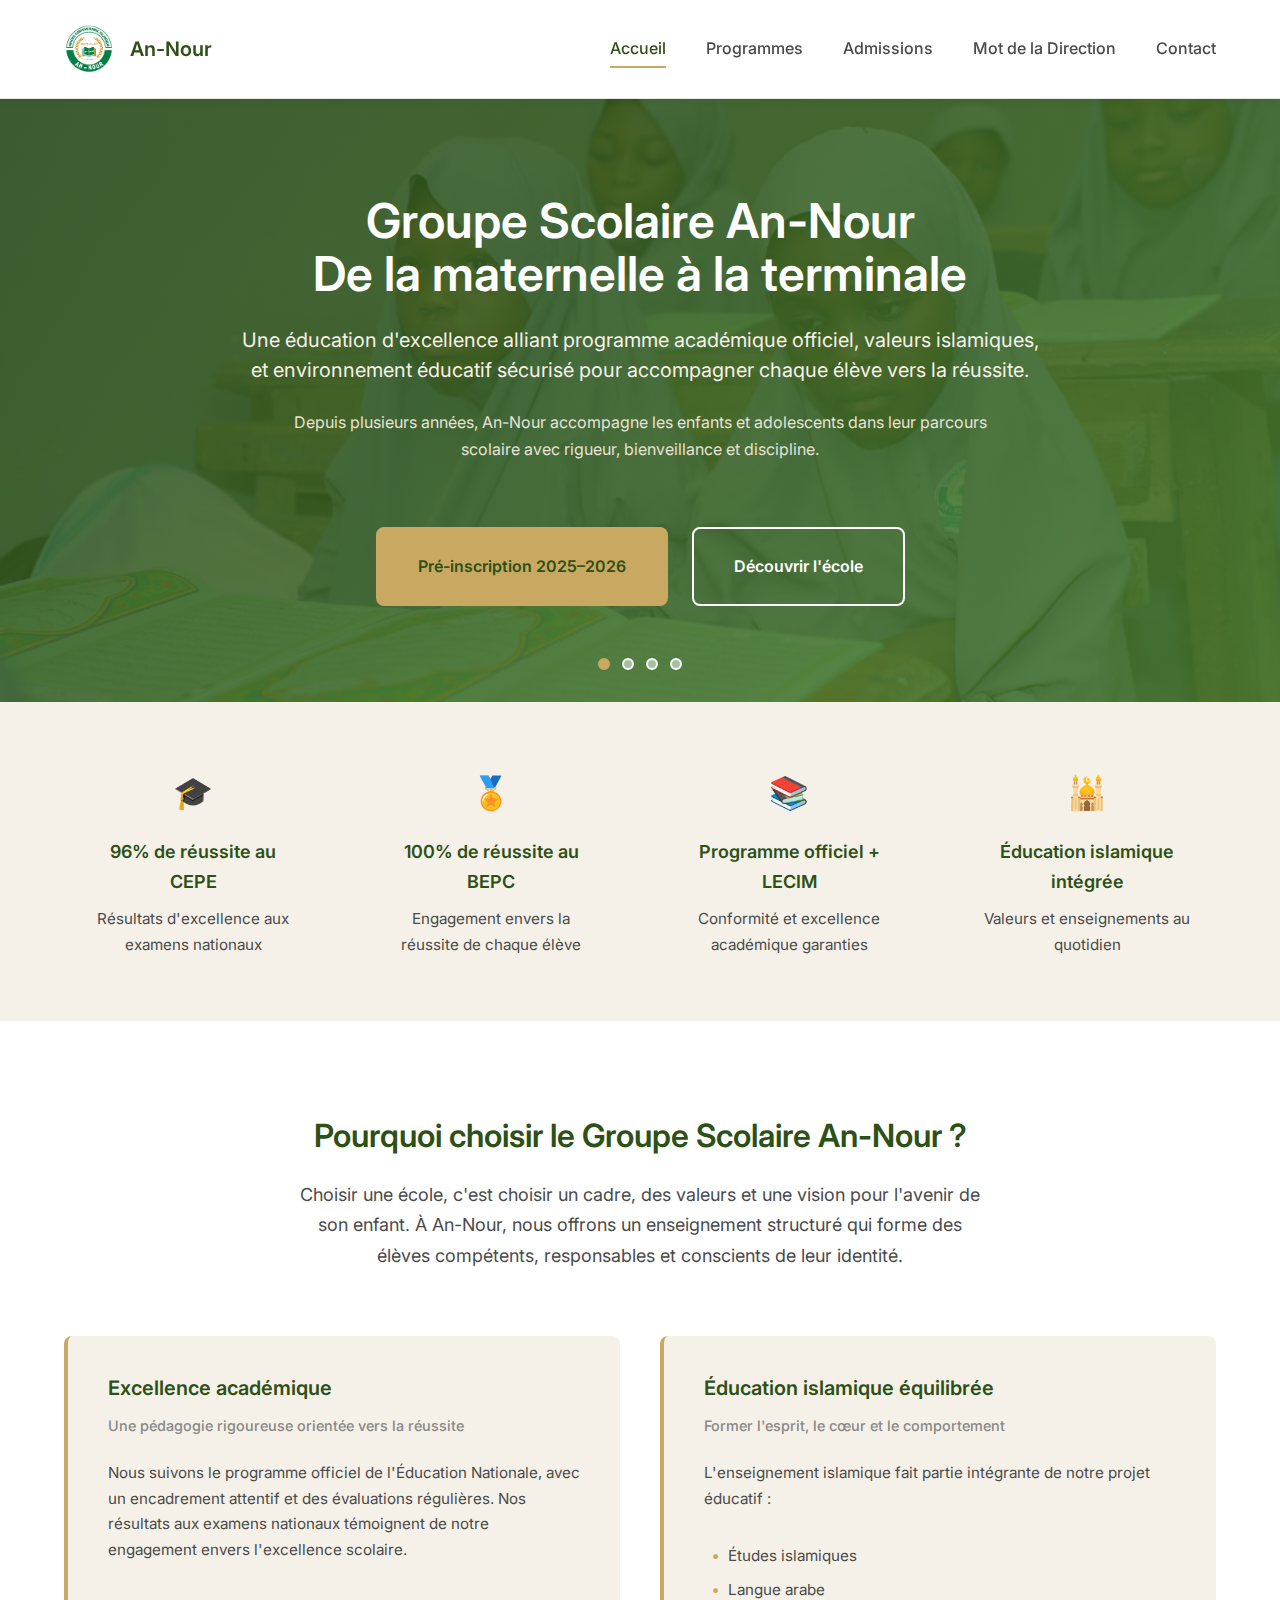
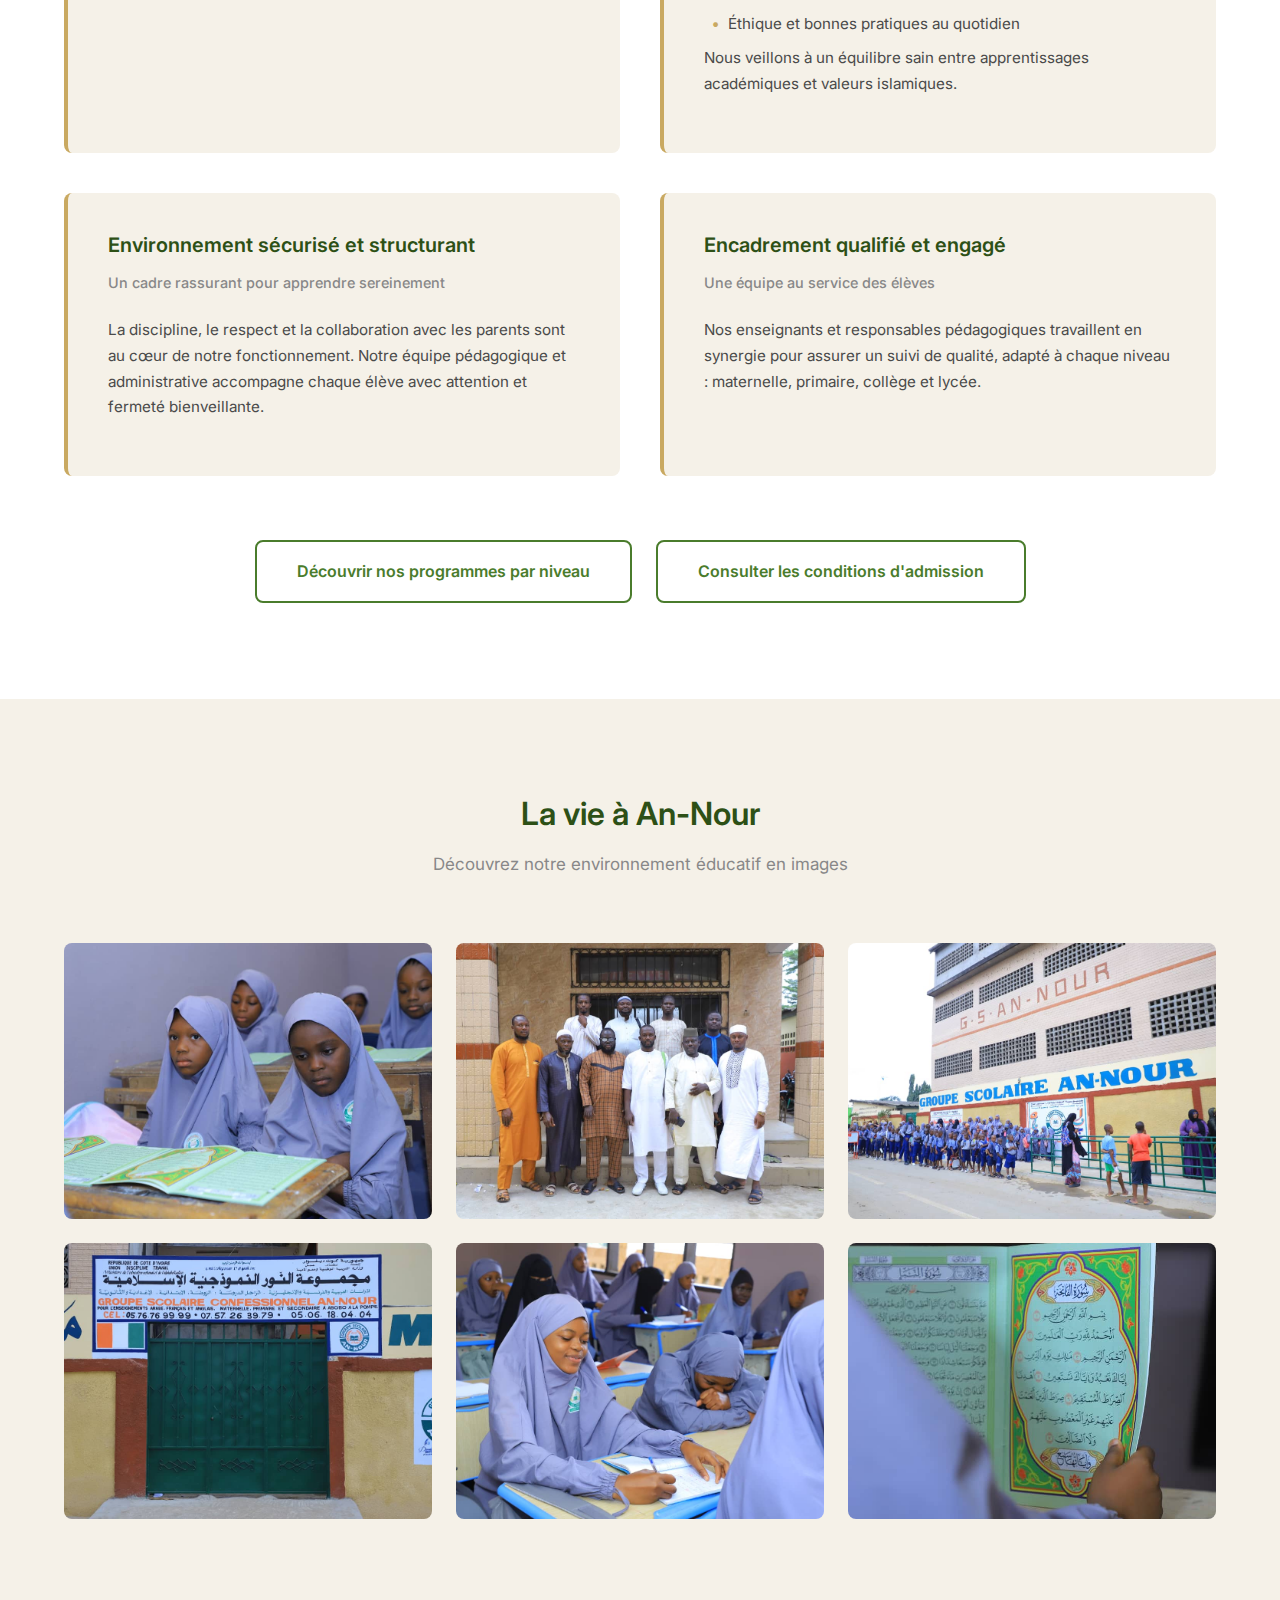
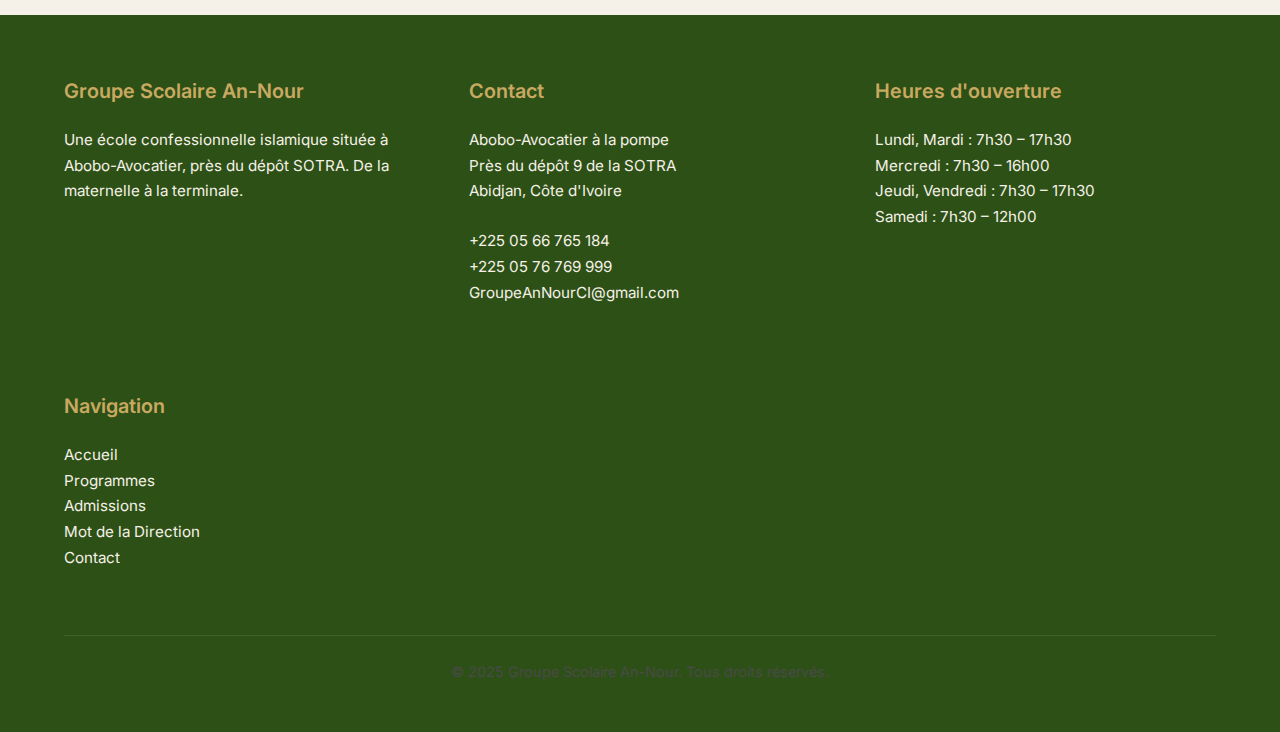
<file: index.html>
<!DOCTYPE html>
<html lang="fr">
<head>
    <meta charset="UTF-8">
    <meta name="viewport" content="width=device-width, initial-scale=1.0">
    <meta name="description" content="Groupe Scolaire An-Nour - Une éducation d'excellence alliant programme académique officiel, valeurs islamiques, et environnement éducatif sécurisé de la maternelle à la terminale.">
    <title>Groupe Scolaire An-Nour - De la maternelle à la terminale</title>
    <link rel="icon" type="image/png" sizes="32x32" href="images/Favicon_Converter/favicon-32x32.png">
    <link rel="icon" type="image/png" sizes="16x16" href="images/Favicon_Converter/favicon-16x16.png">
    <link rel="apple-touch-icon" sizes="180x180" href="images/Favicon_Converter/apple-touch-icon.png">
    <link rel="preconnect" href="https://fonts.googleapis.com">
    <link rel="preconnect" href="https://fonts.gstatic.com" crossorigin>
    <link href="https://fonts.googleapis.com/css2?family=Inter:wght@400;500;600;700&family=Lora:wght@400;600;700&display=swap" rel="stylesheet">
    <link rel="stylesheet" href="styles.css">
</head>
<body>

<!-- HEADER -->
<header class="site-header">
    <div class="container">
        <div class="header-content">
            <a href="index.html" class="logo">
                <img src="images/logo.png" alt="Groupe Scolaire An-Nour Logo">
                <span class="logo-text">An-Nour</span>
            </a>

            <nav class="main-nav" id="mainNav">
                <ul>
                    <li><a href="index.html" class="active">Accueil</a></li>
                    <li><a href="programmes.html">Programmes</a></li>
                    <li><a href="admissions.html">Admissions</a></li>
                    <li><a href="direction.html">Mot de la Direction</a></li>
                    <li><a href="contact.html">Contact</a></li>
                </ul>
            </nav>

            <button class="mobile-menu-toggle" id="mobileMenuToggle" aria-label="Toggle menu">
                ☰
            </button>
        </div>
    </div>
</header>

<!-- HERO SECTION -->
<section class="hero">
    <div class="hero-slide active" style="background-image: url('images/hero/hero-slide-1.jpg');"></div>
    <div class="hero-slide" style="background-image: url('images/hero/hero-slide-2.jpg');"></div>
    <div class="hero-slide" style="background-image: url('images/hero/hero-slide-3.jpg');"></div>
    <div class="hero-slide" style="background-image: url('images/hero/hero-slide-4.jpg');"></div>

    <div class="container">
        <h1>Groupe Scolaire An-Nour<br>De la maternelle à la terminale</h1>

        <p class="hero-subheading">
            Une éducation d'excellence alliant programme académique officiel, valeurs islamiques, et environnement éducatif sécurisé pour accompagner chaque élève vers la réussite.
        </p>

        <p class="hero-supporting">
            Depuis plusieurs années, An-Nour accompagne les enfants et adolescents dans leur parcours scolaire avec rigueur, bienveillance et discipline.
        </p>

        <div class="hero-ctas">
            <a href="admissions.html" class="btn btn-primary">Pré-inscription 2025–2026</a>
            <a href="#pourquoi-annour" class="btn btn-secondary">Découvrir l'école</a>
        </div>
    </div>

    <div class="slideshow-controls">
        <span class="slideshow-dot active" data-slide="0"></span>
        <span class="slideshow-dot" data-slide="1"></span>
        <span class="slideshow-dot" data-slide="2"></span>
        <span class="slideshow-dot" data-slide="3"></span>
    </div>
</section>

<!-- TRUST SIGNALS -->
<section class="trust-signals">
    <div class="container">
        <div class="trust-grid">
            <div class="trust-item">
                <div class="trust-icon">🎓</div>
                <strong>96% de réussite au CEPE</strong>
                <p>Résultats d'excellence aux examens nationaux</p>
            </div>

            <div class="trust-item">
                <div class="trust-icon">🏅</div>
                <strong>100% de réussite au BEPC</strong>
                <p>Engagement envers la réussite de chaque élève</p>
            </div>

            <div class="trust-item">
                <div class="trust-icon">📚</div>
                <strong>Programme officiel + LECIM</strong>
                <p>Conformité et excellence académique garanties</p>
            </div>

            <div class="trust-item">
                <div class="trust-icon">🕌</div>
                <strong>Éducation islamique intégrée</strong>
                <p>Valeurs et enseignements au quotidien</p>
            </div>
        </div>
    </div>
</section>

<!-- WHY AN-NOUR SECTION -->
<section class="why-section section-white" id="pourquoi-annour">
    <div class="container">
        <div class="why-intro">
            <h2>Pourquoi choisir le Groupe Scolaire An-Nour ?</h2>
            <p>
                Choisir une école, c'est choisir un cadre, des valeurs et une vision pour l'avenir de son enfant. À An-Nour, nous offrons un enseignement structuré qui forme des élèves compétents, responsables et conscients de leur identité.
            </p>
        </div>

        <div class="pillars-grid">
            <!-- PILLAR 1 -->
            <div class="pillar">
                <h3>Excellence académique</h3>
                <h4>Une pédagogie rigoureuse orientée vers la réussite</h4>
                <p>
                    Nous suivons le programme officiel de l'Éducation Nationale, avec un encadrement attentif et des évaluations régulières. Nos résultats aux examens nationaux témoignent de notre engagement envers l'excellence scolaire.
                </p>
            </div>

            <!-- PILLAR 2 -->
            <div class="pillar">
                <h3>Éducation islamique équilibrée</h3>
                <h4>Former l'esprit, le cœur et le comportement</h4>
                <p>L'enseignement islamique fait partie intégrante de notre projet éducatif :</p>
                <ul>
                    <li>Études islamiques</li>
                    <li>Langue arabe</li>
                    <li>Éthique et bonnes pratiques au quotidien</li>
                </ul>
                <p>Nous veillons à un équilibre sain entre apprentissages académiques et valeurs islamiques.</p>
            </div>

            <!-- PILLAR 3 -->
            <div class="pillar">
                <h3>Environnement sécurisé et structurant</h3>
                <h4>Un cadre rassurant pour apprendre sereinement</h4>
                <p>
                    La discipline, le respect et la collaboration avec les parents sont au cœur de notre fonctionnement. Notre équipe pédagogique et administrative accompagne chaque élève avec attention et fermeté bienveillante.
                </p>
            </div>

            <!-- PILLAR 4 -->
            <div class="pillar">
                <h3>Encadrement qualifié et engagé</h3>
                <h4>Une équipe au service des élèves</h4>
                <p>
                    Nos enseignants et responsables pédagogiques travaillent en synergie pour assurer un suivi de qualité, adapté à chaque niveau : maternelle, primaire, collège et lycée.
                </p>
            </div>
        </div>

        <div class="bridge-cta">
            <a href="programmes.html" class="btn-outline">Découvrir nos programmes par niveau</a>
            <a href="admissions.html" class="btn-outline">Consulter les conditions d'admission</a>
        </div>
    </div>
</section>

<!-- GALLERY SECTION -->
<section class="section section-cream">
    <div class="container">
        <div class="gallery-header">
            <h2>La vie à An-Nour</h2>
            <p>Découvrez notre environnement éducatif en images</p>
        </div>

        <div class="photo-gallery">
            <div class="gallery-item">
                <img src="images/gallery/classroom-1.jpg" alt="Salle de classe">
                <div class="gallery-caption">Nos salles de classe</div>
            </div>

            <div class="gallery-item">
                <img src="images/gallery/admin-1.jpg" alt="Élèves en action">
                <div class="gallery-caption">Admin en action</div>
            </div>

            <div class="gallery-item">
                <img src="images/gallery/building-1.jpg" alt="Nos établissements">
                <div class="gallery-caption">Nos établissements</div>
            </div>

            <div class="gallery-item">
                <img src="images/gallery/activities-1.jpg" alt="Activités scolaires">
                <div class="gallery-caption">Activités scolaires</div>
            </div>

            <div class="gallery-item">
                <img src="images/gallery/classroom-2.jpg" alt="Environnement d'apprentissage">
                <div class="gallery-caption">Environnement d'apprentissage</div>
            </div>

            <div class="gallery-item">
                <img src="images/originals/Photo-6.jpg" alt="Nos élèves">
                <div class="gallery-caption">Nos élèves</div>
            </div>
        </div>
    </div>
</section>

<!-- FOOTER -->
<footer class="site-footer">
    <div class="container">
        <div class="footer-content">
            <div class="footer-section">
                <h3>Groupe Scolaire An-Nour</h3>
                <p>
                    Une école confessionnelle islamique située à Abobo-Avocatier, près du dépôt SOTRA. De la maternelle à la terminale.
                </p>
            </div>

            <div class="footer-section">
                <h3>Contact</h3>
                <p>
                    Abobo-Avocatier à la pompe<br>
                    Près du dépôt 9 de la SOTRA<br>
                    Abidjan, Côte d'Ivoire
                </p>
                <p>
                    <a href="tel:+22505667651894">+225 05 66 765 184</a><br>
                    <a href="tel:+22505767699999">+225 05 76 769 999</a><br>
                    <a href="mailto:GroupeAnNourCI@gmail.com">GroupeAnNourCI@gmail.com</a>
                </p>
            </div>

            <div class="footer-section">
                <h3>Heures d'ouverture</h3>
                <p>
                    Lundi, Mardi : 7h30 – 17h30<br>
                    Mercredi : 7h30 – 16h00<br>
                    Jeudi, Vendredi : 7h30 – 17h30<br>
                    Samedi : 7h30 – 12h00
                </p>
            </div>

            <div class="footer-section">
                <h3>Navigation</h3>
                <p>
                    <a href="index.html">Accueil</a><br>
                    <a href="programmes.html">Programmes</a><br>
                    <a href="admissions.html">Admissions</a><br>
                    <a href="direction.html">Mot de la Direction</a><br>
                    <a href="contact.html">Contact</a>
                </p>
            </div>
        </div>

        <div class="footer-bottom">
            <p>&copy; 2025 Groupe Scolaire An-Nour. Tous droits réservés.</p>
        </div>
    </div>
</footer>

<!-- SCRIPTS -->
<script>
    // Mobile menu toggle
    const mobileMenuToggle = document.getElementById('mobileMenuToggle');
    const mainNav = document.getElementById('mainNav');

    mobileMenuToggle.addEventListener('click', function() {
        mainNav.classList.toggle('mobile-open');
    });

    // Hero slideshow
    const slides = document.querySelectorAll('.hero-slide');
    const dots = document.querySelectorAll('.slideshow-dot');
    let currentSlide = 0;

    function showSlide(index) {
        slides.forEach(slide => slide.classList.remove('active'));
        dots.forEach(dot => dot.classList.remove('active'));

        slides[index].classList.add('active');
        dots[index].classList.add('active');
    }

    function nextSlide() {
        currentSlide = (currentSlide + 1) % slides.length;
        showSlide(currentSlide);
    }

    // Auto-advance every 5 seconds
    setInterval(nextSlide, 5000);

    // Dot click handlers
    dots.forEach((dot, index) => {
        dot.addEventListener('click', () => {
            currentSlide = index;
            showSlide(currentSlide);
        });
    });
</script>

</body>
</html>
</file>
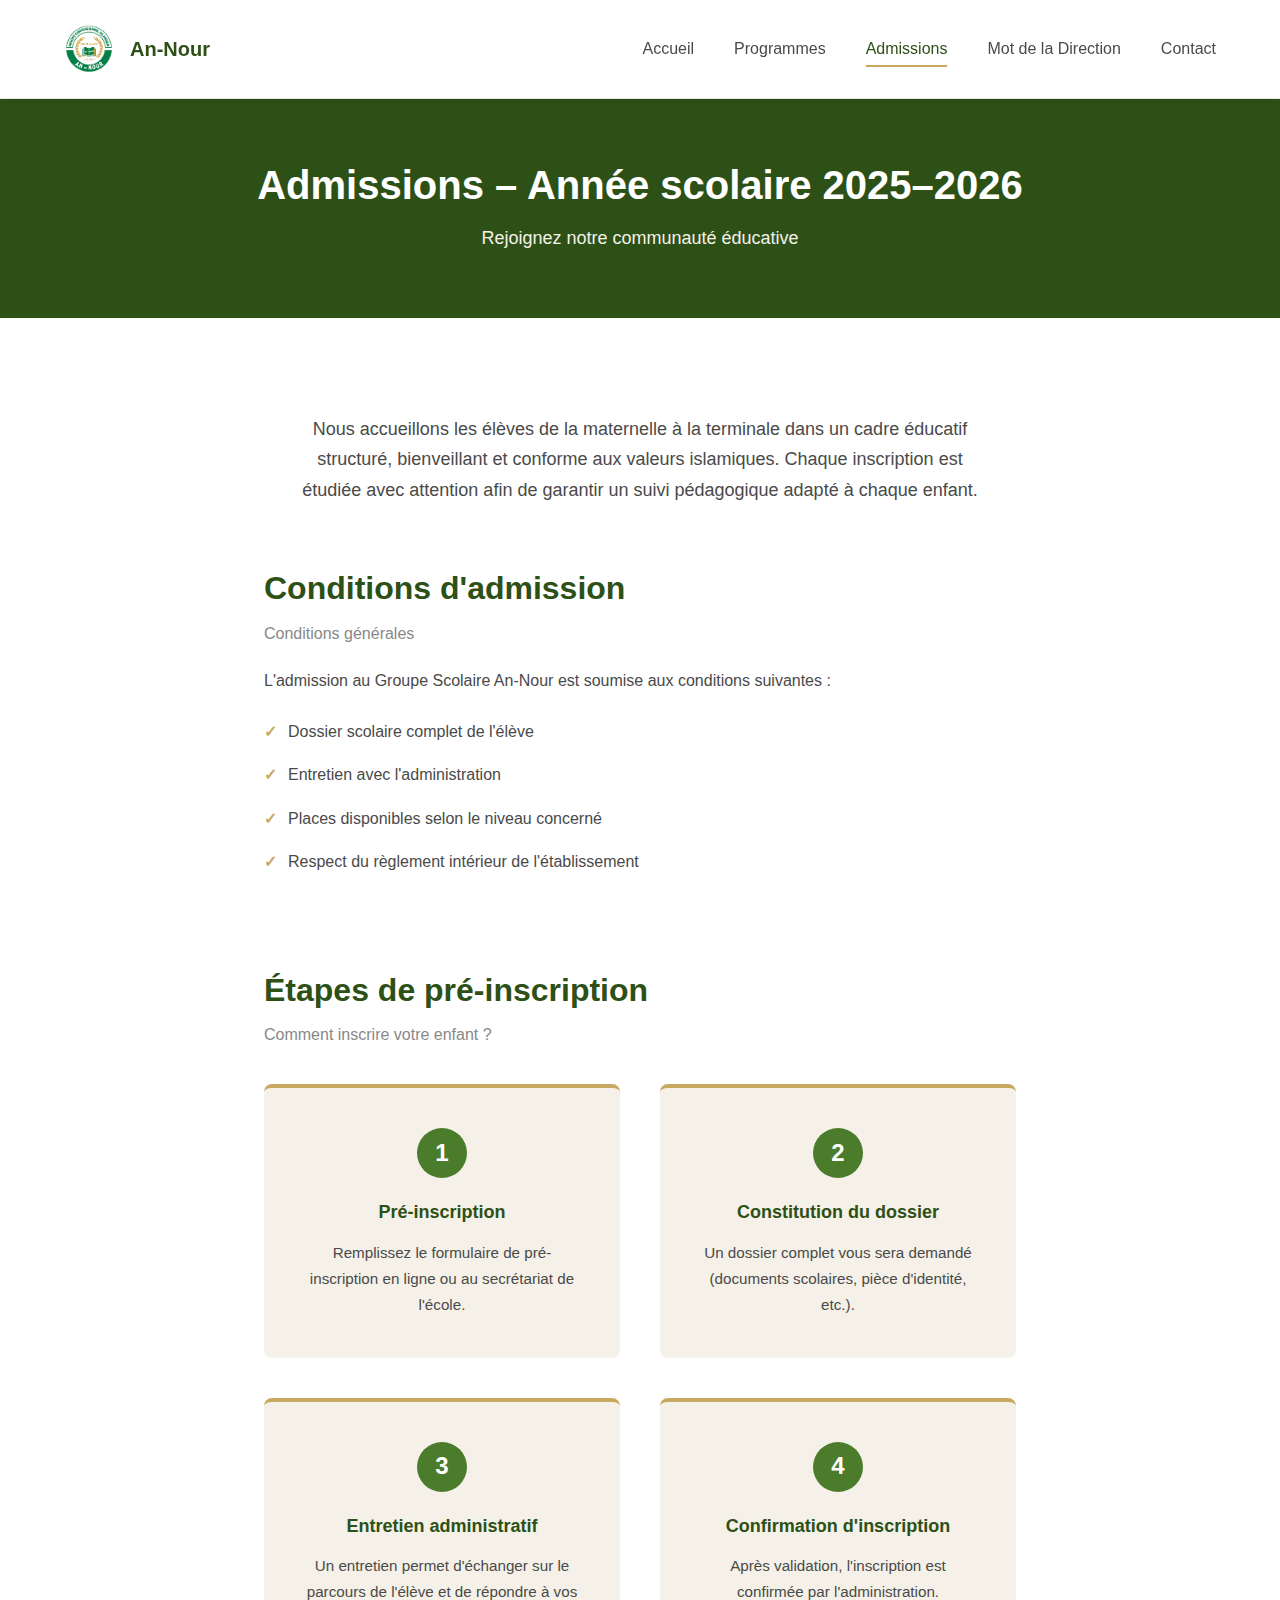
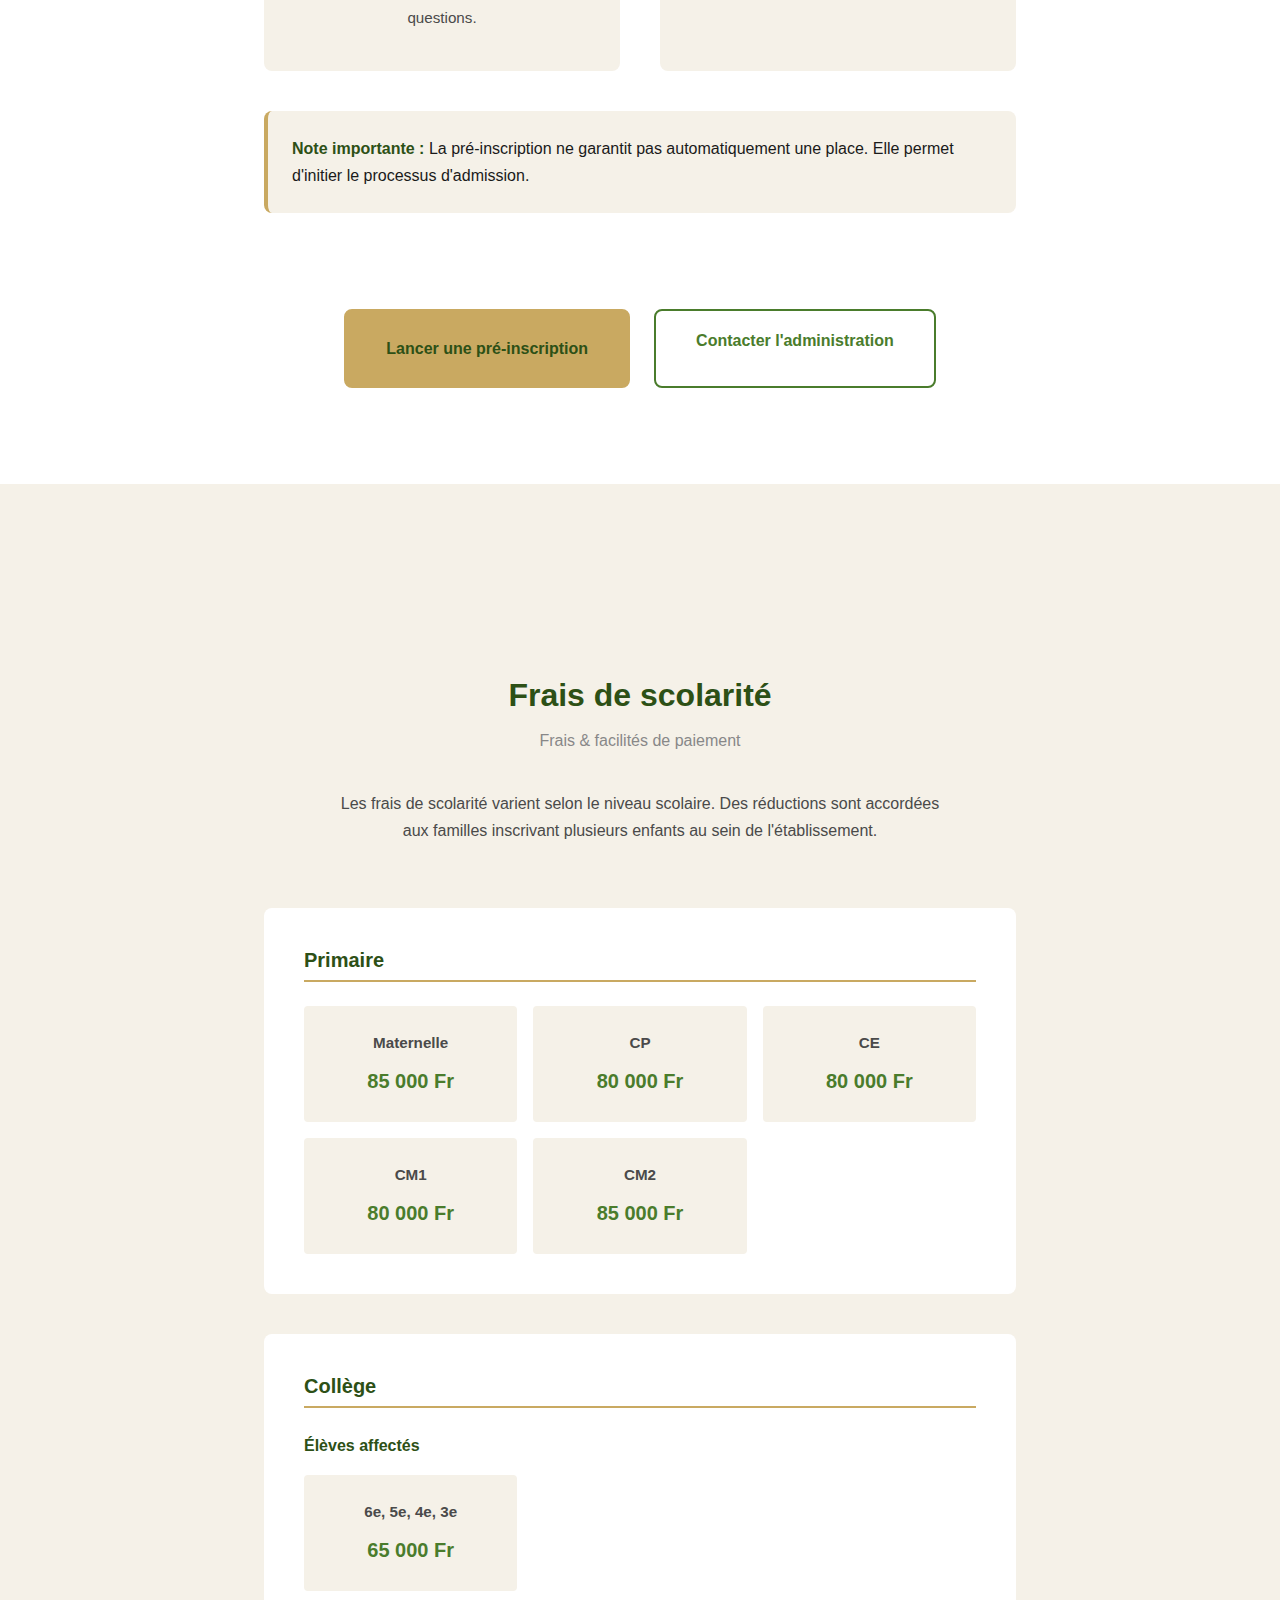
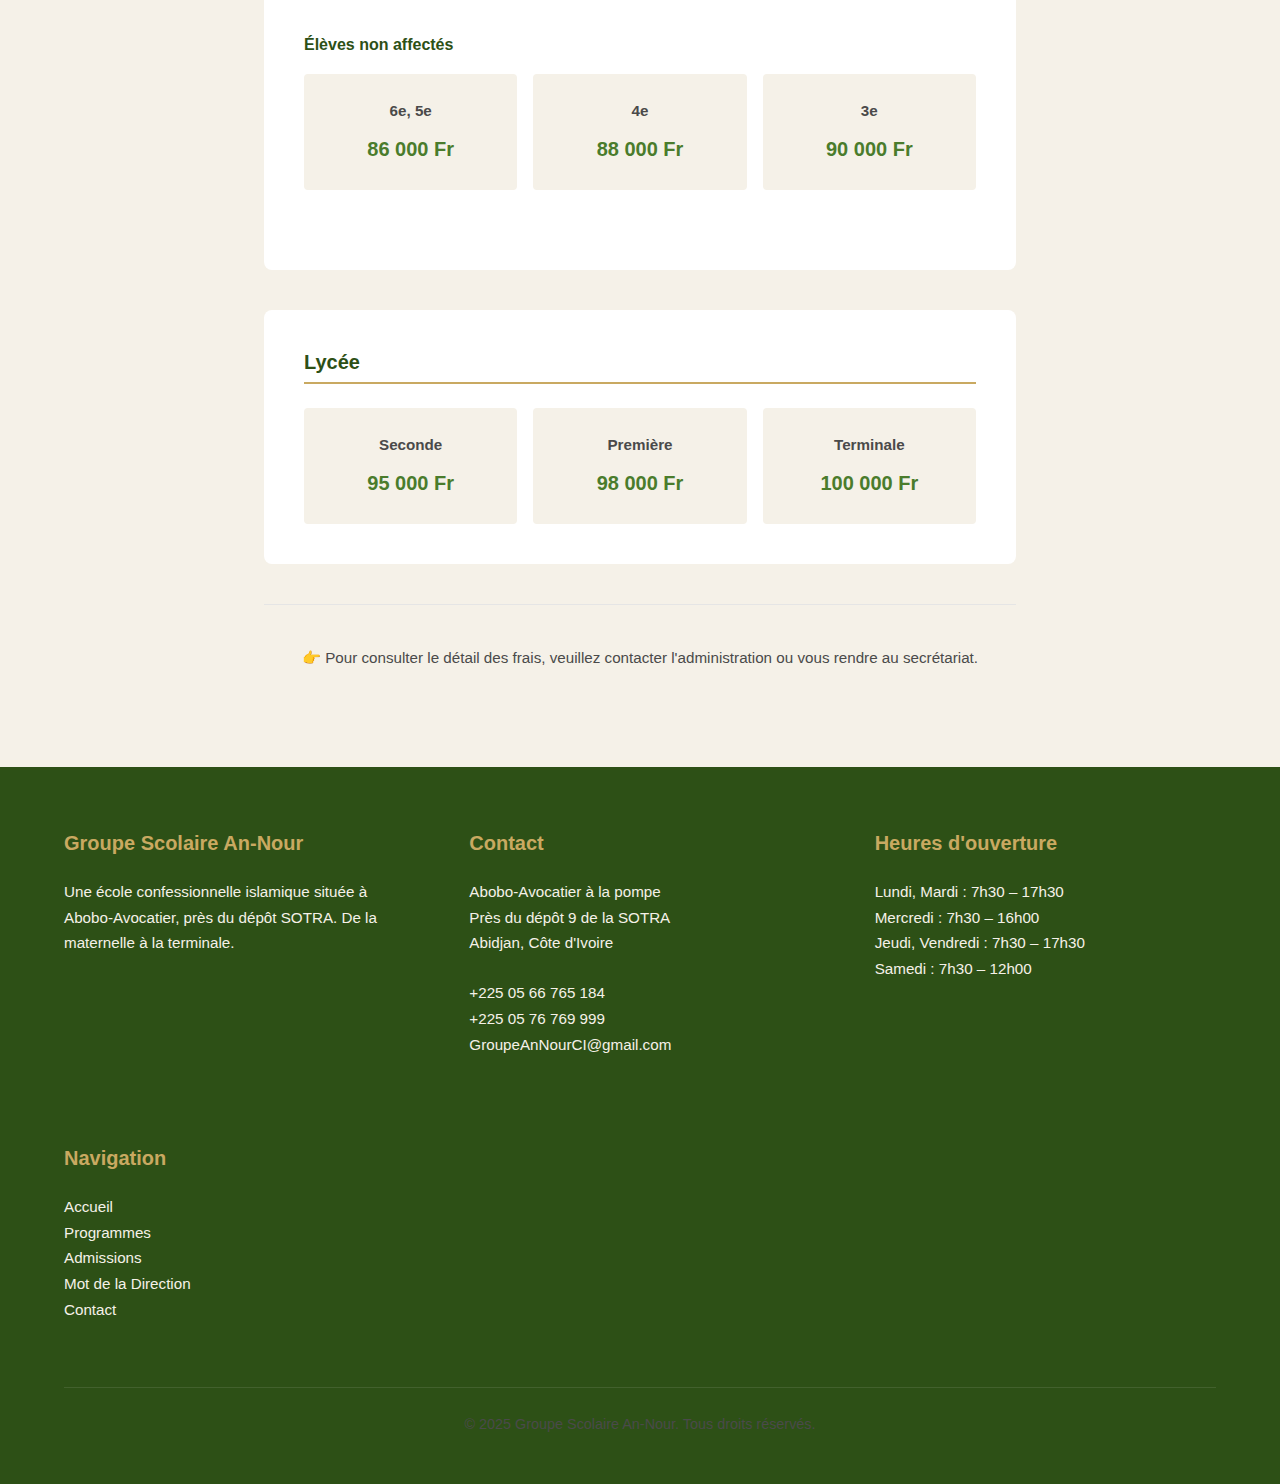
<file: admissions.html>
<!DOCTYPE html>
<html lang="fr">
<head>
    <meta charset="UTF-8">
    <meta name="viewport" content="width=device-width, initial-scale=1.0">
    <meta name="description" content="Admissions et pré-inscription au Groupe Scolaire An-Nour pour l'année scolaire 2025-2026">
    <title>Admissions - Groupe Scolaire An-Nour</title>
    <link rel="stylesheet" href="styles.css">
</head>
<body>

<!-- HEADER -->
<header class="site-header">
    <div class="container">
        <div class="header-content">
            <a href="index.html" class="logo">
                <img src="images/logo.png" alt="Groupe Scolaire An-Nour Logo">
                <span class="logo-text">An-Nour</span>
            </a>

            <nav class="main-nav" id="mainNav">
                <ul>
                    <li><a href="index.html">Accueil</a></li>
                    <li><a href="programmes.html">Programmes</a></li>
                    <li><a href="admissions.html" class="active">Admissions</a></li>
                    <li><a href="direction.html">Mot de la Direction</a></li>
                    <li><a href="contact.html">Contact</a></li>
                </ul>
            </nav>

            <button class="mobile-menu-toggle" id="mobileMenuToggle" aria-label="Toggle menu">
                ☰
            </button>
        </div>
    </div>
</header>

<!-- PAGE HEADER -->
<section class="page-header">
    <div class="container">
        <h1>Admissions – Année scolaire 2025–2026</h1>
        <p>Rejoignez notre communauté éducative</p>
    </div>
</section>

<!-- INTRO SECTION -->
<section class="section section-white">
    <div class="container-narrow">
        <div class="admissions-intro">
            <p>
                Nous accueillons les élèves de la maternelle à la terminale dans un cadre éducatif structuré, bienveillant et conforme aux valeurs islamiques. Chaque inscription est étudiée avec attention afin de garantir un suivi pédagogique adapté à chaque enfant.
            </p>
        </div>

        <!-- CONDITIONS D'ADMISSION -->
        <div class="admission-section">
            <h2>Conditions d'admission</h2>
            <h3>Conditions générales</h3>
            <p>L'admission au Groupe Scolaire An-Nour est soumise aux conditions suivantes :</p>
            <ul class="admission-list">
                <li>Dossier scolaire complet de l'élève</li>
                <li>Entretien avec l'administration</li>
                <li>Places disponibles selon le niveau concerné</li>
                <li>Respect du règlement intérieur de l'établissement</li>
            </ul>
        </div>

        <!-- ÉTAPES DE PRÉ-INSCRIPTION -->
        <div class="admission-section">
            <h2>Étapes de pré-inscription</h2>
            <h3>Comment inscrire votre enfant ?</h3>

            <div class="steps-grid">
                <div class="step-card">
                    <div class="step-number">1</div>
                    <h4>Pré-inscription</h4>
                    <p>Remplissez le formulaire de pré-inscription en ligne ou au secrétariat de l'école.</p>
                </div>

                <div class="step-card">
                    <div class="step-number">2</div>
                    <h4>Constitution du dossier</h4>
                    <p>Un dossier complet vous sera demandé (documents scolaires, pièce d'identité, etc.).</p>
                </div>

                <div class="step-card">
                    <div class="step-number">3</div>
                    <h4>Entretien administratif</h4>
                    <p>Un entretien permet d'échanger sur le parcours de l'élève et de répondre à vos questions.</p>
                </div>

                <div class="step-card">
                    <div class="step-number">4</div>
                    <h4>Confirmation d'inscription</h4>
                    <p>Après validation, l'inscription est confirmée par l'administration.</p>
                </div>
            </div>

            <div class="admission-note">
                <strong>Note importante :</strong> La pré-inscription ne garantit pas automatiquement une place. Elle permet d'initier le processus d'admission.
            </div>
        </div>

        <!-- CTA BUTTONS -->
        <div class="admission-cta">
            <a href="contact.html" class="btn btn-primary">Lancer une pré-inscription</a>
            <a href="contact.html" class="btn-outline">Contacter l'administration</a>
        </div>

    </div>
</section>

<!-- FRAIS DE SCOLARITÉ SECTION -->
<section class="section section-cream">
    <div class="container-narrow">
        <div class="tuition-section">
            <h2>Frais de scolarité</h2>
            <h3>Frais & facilités de paiement</h3>
            <p>
                Les frais de scolarité varient selon le niveau scolaire. Des réductions sont accordées aux familles inscrivant plusieurs enfants au sein de l'établissement.
            </p>

            <!-- PRIMAIRE -->
            <div class="tuition-block">
                <h4>Primaire</h4>
                <div class="tuition-grid">
                    <div class="tuition-item">
                        <span class="tuition-level">Maternelle</span>
                        <span class="tuition-price">85 000 Fr</span>
                    </div>
                    <div class="tuition-item">
                        <span class="tuition-level">CP</span>
                        <span class="tuition-price">80 000 Fr</span>
                    </div>
                    <div class="tuition-item">
                        <span class="tuition-level">CE</span>
                        <span class="tuition-price">80 000 Fr</span>
                    </div>
                    <div class="tuition-item">
                        <span class="tuition-level">CM1</span>
                        <span class="tuition-price">80 000 Fr</span>
                    </div>
                    <div class="tuition-item">
                        <span class="tuition-level">CM2</span>
                        <span class="tuition-price">85 000 Fr</span>
                    </div>
                </div>
            </div>

            <!-- COLLÈGE -->
            <div class="tuition-block">
                <h4>Collège</h4>

                <div class="tuition-subsection">
                    <p class="tuition-category">Élèves affectés</p>
                    <div class="tuition-grid">
                        <div class="tuition-item">
                            <span class="tuition-level">6e, 5e, 4e, 3e</span>
                            <span class="tuition-price">65 000 Fr</span>
                        </div>
                    </div>
                </div>

                <div class="tuition-subsection">
                    <p class="tuition-category">Élèves non affectés</p>
                    <div class="tuition-grid">
                        <div class="tuition-item">
                            <span class="tuition-level">6e, 5e</span>
                            <span class="tuition-price">86 000 Fr</span>
                        </div>
                        <div class="tuition-item">
                            <span class="tuition-level">4e</span>
                            <span class="tuition-price">88 000 Fr</span>
                        </div>
                        <div class="tuition-item">
                            <span class="tuition-level">3e</span>
                            <span class="tuition-price">90 000 Fr</span>
                        </div>
                    </div>
                </div>
            </div>

            <!-- LYCÉE -->
            <div class="tuition-block">
                <h4>Lycée</h4>
                <div class="tuition-grid">
                    <div class="tuition-item">
                        <span class="tuition-level">Seconde</span>
                        <span class="tuition-price">95 000 Fr</span>
                    </div>
                    <div class="tuition-item">
                        <span class="tuition-level">Première</span>
                        <span class="tuition-price">98 000 Fr</span>
                    </div>
                    <div class="tuition-item">
                        <span class="tuition-level">Terminale</span>
                        <span class="tuition-price">100 000 Fr</span>
                    </div>
                </div>
            </div>

            <div class="tuition-footer">
                <p>
                    👉 Pour consulter le détail des frais, veuillez contacter l'administration ou vous rendre au secrétariat.
                </p>
            </div>
        </div>
    </div>
</section>

<!-- FOOTER -->
<footer class="site-footer">
    <div class="container">
        <div class="footer-content">
            <div class="footer-section">
                <h3>Groupe Scolaire An-Nour</h3>
                <p>
                    Une école confessionnelle islamique située à Abobo-Avocatier, près du dépôt SOTRA. De la maternelle à la terminale.
                </p>
            </div>

            <div class="footer-section">
                <h3>Contact</h3>
                <p>
                    Abobo-Avocatier à la pompe<br>
                    Près du dépôt 9 de la SOTRA<br>
                    Abidjan, Côte d'Ivoire
                </p>
                <p>
                    <a href="tel:+22505667651894">+225 05 66 765 184</a><br>
                    <a href="tel:+22505767699999">+225 05 76 769 999</a><br>
                    <a href="mailto:GroupeAnNourCI@gmail.com">GroupeAnNourCI@gmail.com</a>
                </p>
            </div>

            <div class="footer-section">
                <h3>Heures d'ouverture</h3>
                <p>
                    Lundi, Mardi : 7h30 – 17h30<br>
                    Mercredi : 7h30 – 16h00<br>
                    Jeudi, Vendredi : 7h30 – 17h30<br>
                    Samedi : 7h30 – 12h00
                </p>
            </div>

            <div class="footer-section">
                <h3>Navigation</h3>
                <p>
                    <a href="index.html">Accueil</a><br>
                    <a href="programmes.html">Programmes</a><br>
                    <a href="admissions.html">Admissions</a><br>
                    <a href="direction.html">Mot de la Direction</a><br>
                    <a href="contact.html">Contact</a>
                </p>
            </div>
        </div>

        <div class="footer-bottom">
            <p>&copy; 2025 Groupe Scolaire An-Nour. Tous droits réservés.</p>
        </div>
    </div>
</footer>

<!-- SCRIPTS -->
<script>
    const mobileMenuToggle = document.getElementById('mobileMenuToggle');
    const mainNav = document.getElementById('mainNav');

    mobileMenuToggle.addEventListener('click', function() {
        mainNav.classList.toggle('mobile-open');
    });
</script>

</body>
</html>
</file>
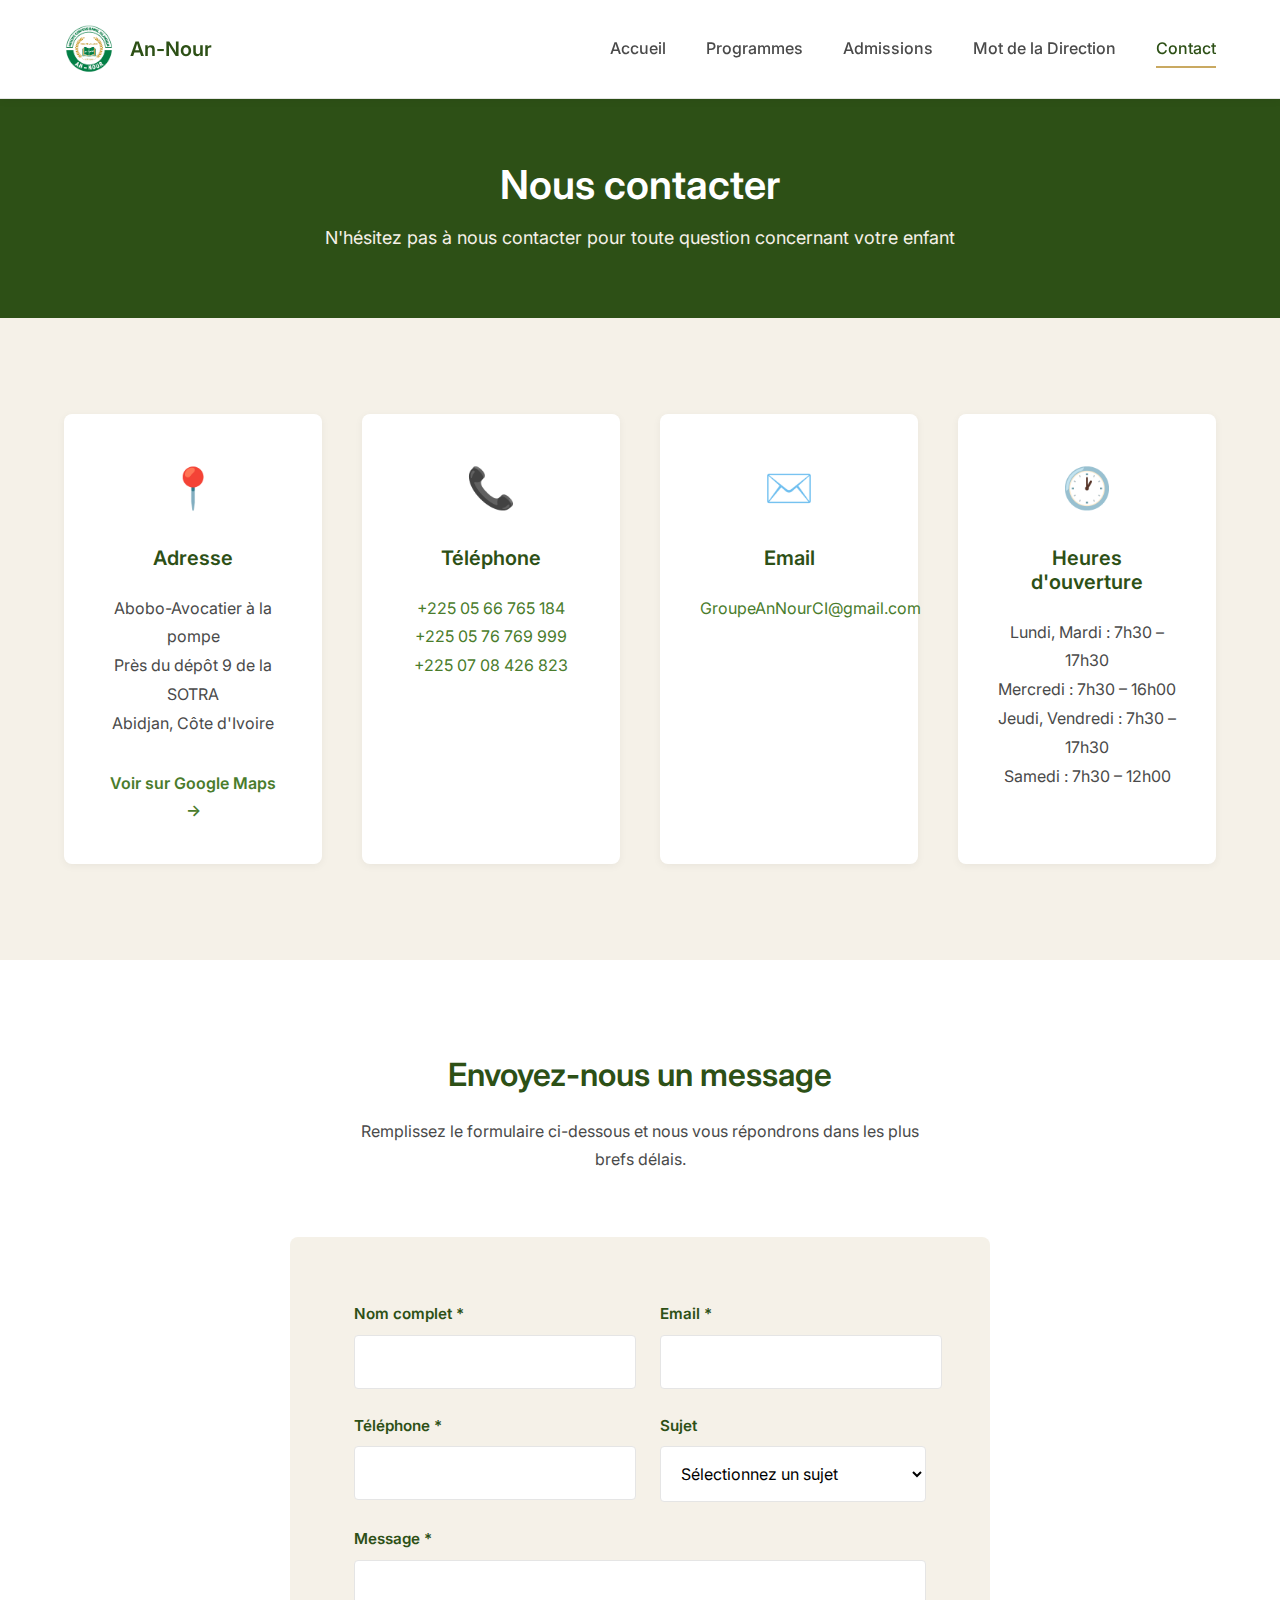
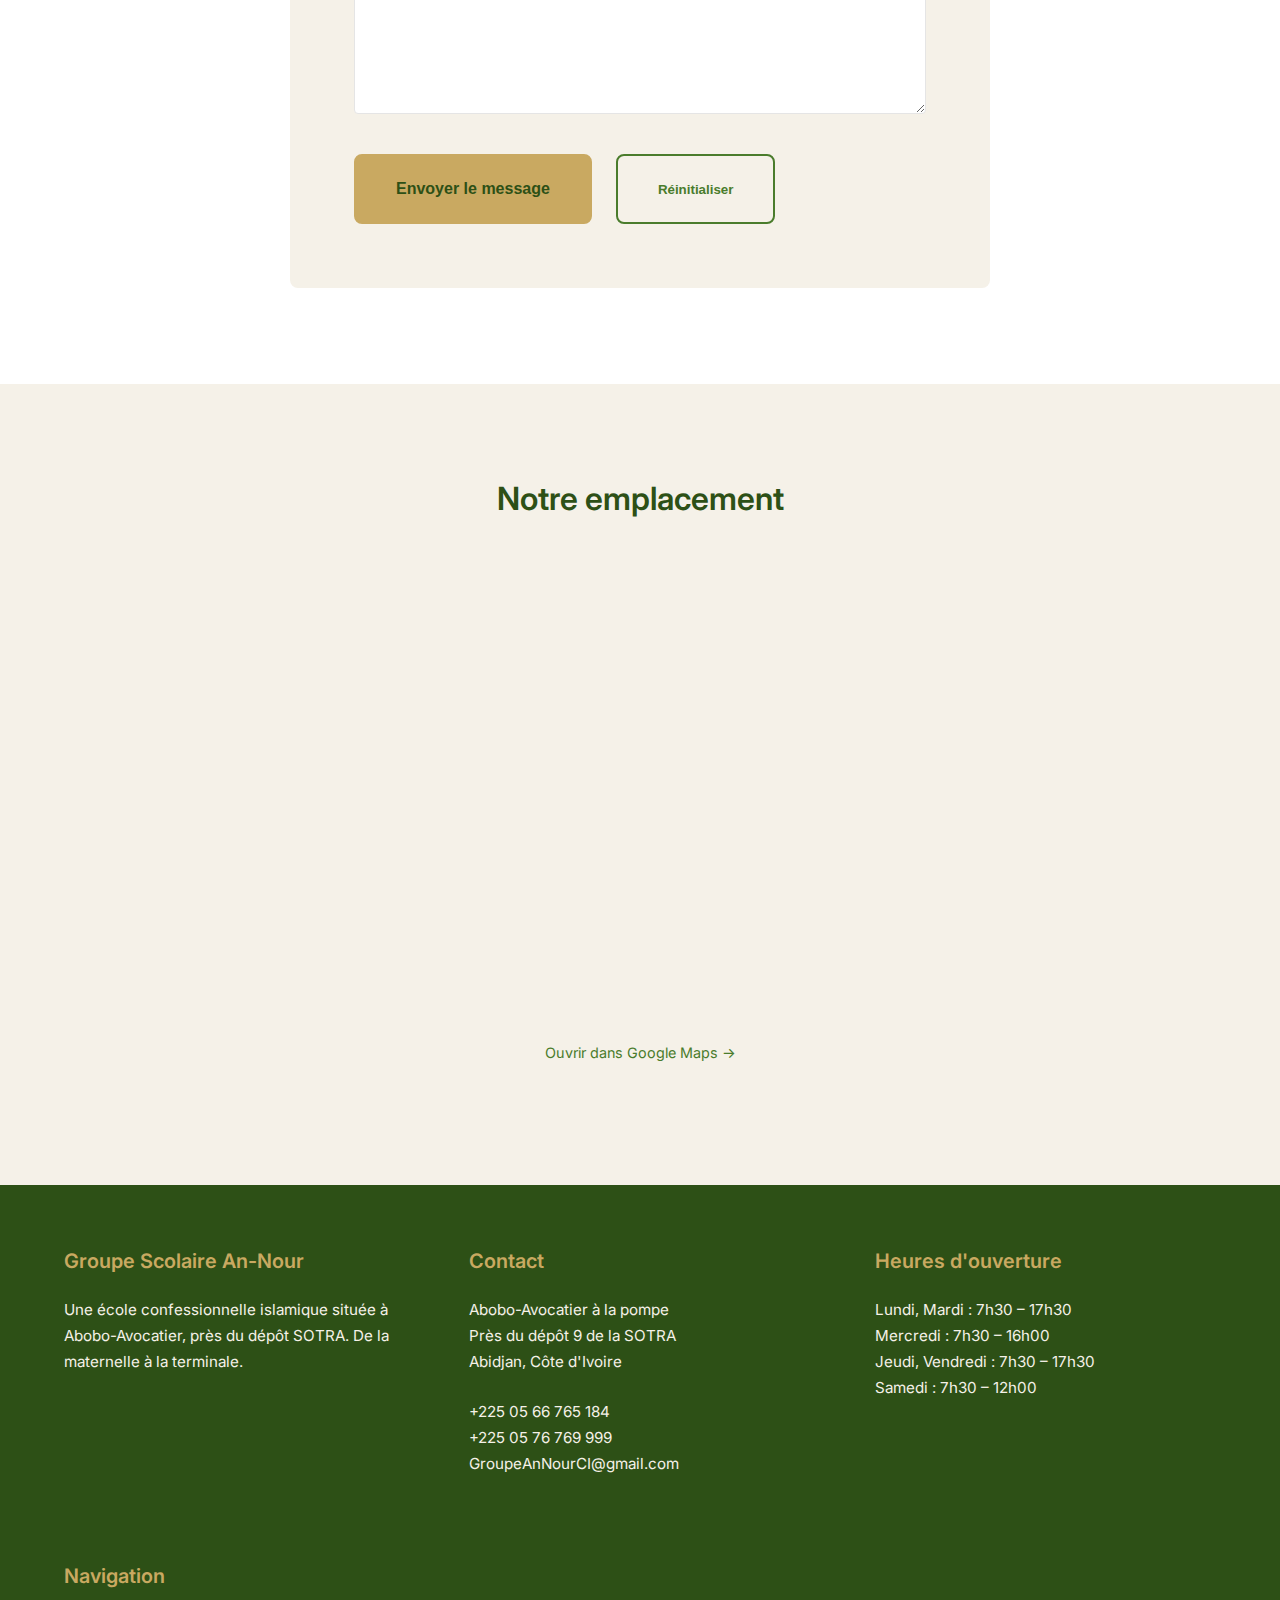
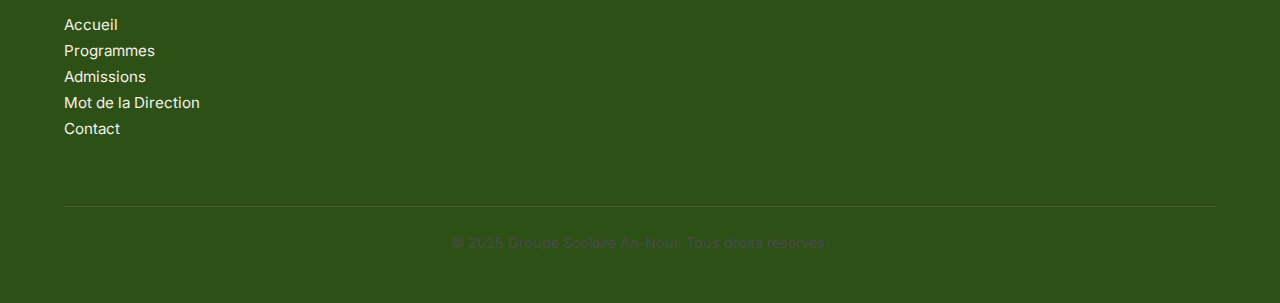
<file: contact.html>
<!DOCTYPE html>
<html lang="fr">
<head>
    <meta charset="UTF-8">
    <meta name="viewport" content="width=device-width, initial-scale=1.0">
    <meta name="description" content="Contactez le Groupe Scolaire An-Nour - Abobo-Avocatier, Abidjan, Côte d'Ivoire">
    <title>Contact - Groupe Scolaire An-Nour</title>
    <link rel="icon" type="image/png" sizes="32x32" href="images/Favicon_Converter/favicon-32x32.png">
    <link rel="icon" type="image/png" sizes="16x16" href="images/Favicon_Converter/favicon-16x16.png">
    <link rel="apple-touch-icon" sizes="180x180" href="images/Favicon_Converter/apple-touch-icon.png">
    <link rel="preconnect" href="https://fonts.googleapis.com">
    <link rel="preconnect" href="https://fonts.gstatic.com" crossorigin>
    <link href="https://fonts.googleapis.com/css2?family=Inter:wght@400;500;600;700&family=Lora:wght@400;600;700&display=swap" rel="stylesheet">
    <link rel="stylesheet" href="styles.css">
</head>
<body>

<!-- HEADER -->
<header class="site-header">
    <div class="container">
        <div class="header-content">
            <a href="index.html" class="logo">
                <img src="images/logo.png" alt="Groupe Scolaire An-Nour Logo">
                <span class="logo-text">An-Nour</span>
            </a>

            <nav class="main-nav" id="mainNav">
                <ul>
                    <li><a href="index.html">Accueil</a></li>
                    <li><a href="programmes.html">Programmes</a></li>
                    <li><a href="admissions.html">Admissions</a></li>
                    <li><a href="direction.html">Mot de la Direction</a></li>
                    <li><a href="contact.html" class="active">Contact</a></li>
                </ul>
            </nav>

            <button class="mobile-menu-toggle" id="mobileMenuToggle" aria-label="Toggle menu">
                ☰
            </button>
        </div>
    </div>
</header>

<!-- PAGE HEADER -->
<section class="page-header">
    <div class="container">
        <h1>Nous contacter</h1>
        <p>N'hésitez pas à nous contacter pour toute question concernant votre enfant</p>
    </div>
</section>

<!-- CONTACT INFO SECTION -->
<section class="section section-cream">
    <div class="container">
        <div class="contact-info-grid">

            <!-- LOCATION -->
            <div class="contact-info-card">
                <div class="contact-icon">📍</div>
                <h3>Adresse</h3>
                <p>
                    Abobo-Avocatier à la pompe<br>
                    Près du dépôt 9 de la SOTRA<br>
                    Abidjan, Côte d'Ivoire
                </p>
                <a href="https://goo.gl/maps/uezNqJvA6zH2" target="_blank" rel="noopener" class="link-arrow">Voir sur Google Maps →</a>
            </div>

            <!-- PHONE -->
            <div class="contact-info-card">
                <div class="contact-icon">📞</div>
                <h3>Téléphone</h3>
                <p>
                    <a href="tel:+22505667651894">+225 05 66 765 184</a><br>
                    <a href="tel:+22505767699999">+225 05 76 769 999</a><br>
                    <a href="tel:+22507084268223">+225 07 08 426 823</a>
                </p>
            </div>

            <!-- EMAIL -->
            <div class="contact-info-card">
                <div class="contact-icon">✉️</div>
                <h3>Email</h3>
                <p>
                    <a href="mailto:GroupeAnNourCI@gmail.com">GroupeAnNourCI@gmail.com</a>
                </p>
            </div>

            <!-- HOURS -->
            <div class="contact-info-card">
                <div class="contact-icon">🕐</div>
                <h3>Heures d'ouverture</h3>
                <p>
                    Lundi, Mardi : 7h30 – 17h30<br>
                    Mercredi : 7h30 – 16h00<br>
                    Jeudi, Vendredi : 7h30 – 17h30<br>
                    Samedi : 7h30 – 12h00
                </p>
            </div>

        </div>
    </div>
</section>

<!-- CONTACT FORM SECTION -->
<section class="section section-white">
    <div class="container-narrow">
        <div class="form-intro">
            <h2>Envoyez-nous un message</h2>
            <p>Remplissez le formulaire ci-dessous et nous vous répondrons dans les plus brefs délais.</p>
        </div>

        <form class="contact-form" id="contactForm" name="contact" method="POST" data-netlify="true" netlify-honeypot="bot-field">
            <input type="hidden" name="form-name" value="contact">
            <p style="display: none;">
                <label>Don't fill this out if you're human: <input name="bot-field" /></label>
            </p>

            <div class="form-row">
                <div class="form-group">
                    <label for="name">Nom complet *</label>
                    <input type="text" id="name" name="name" required>
                </div>

                <div class="form-group">
                    <label for="email">Email *</label>
                    <input type="email" id="email" name="email" required>
                </div>
            </div>

            <div class="form-row">
                <div class="form-group">
                    <label for="phone">Téléphone *</label>
                    <input type="tel" id="phone" name="phone" required>
                </div>

                <div class="form-group">
                    <label for="subject">Sujet</label>
                    <select id="subject" name="subject">
                        <option value="">Sélectionnez un sujet</option>
                        <option value="admission">Admission / Pré-inscription</option>
                        <option value="info">Demande d'information</option>
                        <option value="rdv">Prise de rendez-vous</option>
                        <option value="autre">Autre</option>
                    </select>
                </div>
            </div>

            <div class="form-group">
                <label for="message">Message *</label>
                <textarea id="message" name="message" rows="6" required></textarea>
            </div>

            <div class="form-actions">
                <button type="submit" class="btn btn-primary">Envoyer le message</button>
                <button type="reset" class="btn-outline">Réinitialiser</button>
            </div>

            <div class="form-notice" id="formNotice"></div>
        </form>
    </div>
</section>

<!-- MAP SECTION (OPTIONAL) -->
<section class="section section-cream">
    <div class="container">
        <h2 style="text-align: center; margin-bottom: var(--space-lg);">Notre emplacement</h2>
        <div class="map-container">
            <iframe
                    src="https://www.google.com/maps/embed?pb=!1m18!1m12!1m3!1d3971.861575405574!2d-4.038694755599258!3d5.43798362281667!2m3!1f0!2f0!3f0!3m2!1i1024!2i768!4f13.1!3m3!1m2!1s0xfc195b1547e12c7%3A0xd8e538988f5dd6b5!2sSchool%20Group%20Islamique%20An-Nour!5e0!3m2!1sen!2sus!4v1766716200200!5m2!1sen!2sus"
                    width="100%"
                    height="450"
                    style="border:0; border-radius: 8px;"
                    allowfullscreen=""
                    loading="lazy"
                    referrerpolicy="no-referrer-when-downgrade">
            </iframe>
        </div>
        <p style="text-align: center; margin-top: var(--space-md); color: var(--color-gray-mid); font-size: 0.9rem;">
            <a href="https://goo.gl/maps/uezNqJvA6zH2" target="_blank" rel="noopener">Ouvrir dans Google Maps →</a>
        </p>
    </div>
</section>

<!-- FOOTER -->
<footer class="site-footer">
    <div class="container">
        <div class="footer-content">
            <div class="footer-section">
                <h3>Groupe Scolaire An-Nour</h3>
                <p>
                    Une école confessionnelle islamique située à Abobo-Avocatier, près du dépôt SOTRA. De la maternelle à la terminale.
                </p>
            </div>

            <div class="footer-section">
                <h3>Contact</h3>
                <p>
                    Abobo-Avocatier à la pompe<br>
                    Près du dépôt 9 de la SOTRA<br>
                    Abidjan, Côte d'Ivoire
                </p>
                <p>
                    <a href="tel:+22505667651894">+225 05 66 765 184</a><br>
                    <a href="tel:+22505767699999">+225 05 76 769 999</a><br>
                    <a href="mailto:GroupeAnNourCI@gmail.com">GroupeAnNourCI@gmail.com</a>
                </p>
            </div>

            <div class="footer-section">
                <h3>Heures d'ouverture</h3>
                <p>
                    Lundi, Mardi : 7h30 – 17h30<br>
                    Mercredi : 7h30 – 16h00<br>
                    Jeudi, Vendredi : 7h30 – 17h30<br>
                    Samedi : 7h30 – 12h00
                </p>
            </div>

            <div class="footer-section">
                <h3>Navigation</h3>
                <p>
                    <a href="index.html">Accueil</a><br>
                    <a href="programmes.html">Programmes</a><br>
                    <a href="admissions.html">Admissions</a><br>
                    <a href="direction.html">Mot de la Direction</a><br>
                    <a href="contact.html">Contact</a>
                </p>
            </div>
        </div>

        <div class="footer-bottom">
            <p>&copy; 2025 Groupe Scolaire An-Nour. Tous droits réservés.</p>
        </div>
    </div>
</footer>

<!-- SCRIPTS -->
<script>
    // Mobile menu toggle
    const mobileMenuToggle = document.getElementById('mobileMenuToggle');
    const mainNav = document.getElementById('mainNav');

    mobileMenuToggle.addEventListener('click', function() {
        mainNav.classList.toggle('mobile-open');
    });

    // Contact form handling
    const contactForm = document.getElementById('contactForm');
    const formNotice = document.getElementById('formNotice');

    contactForm.addEventListener('submit', function(e) {
        e.preventDefault();

        // Submit to Netlify
        fetch('/', {
            method: 'POST',
            headers: { 'Content-Type': 'application/x-www-form-urlencoded' },
            body: new URLSearchParams(new FormData(contactForm)).toString()
        })
            .then(() => {
                // Show success message
                formNotice.textContent = 'Merci pour votre message ! Nous vous répondrons bientôt.';
                formNotice.className = 'form-notice success';

                // Reset form after 3 seconds
                setTimeout(() => {
                    contactForm.reset();
                    formNotice.textContent = '';
                    formNotice.className = 'form-notice';
                }, 3000);
            })
            .catch((error) => {
                // Show error message
                formNotice.textContent = 'Une erreur est survenue. Veuillez réessayer.';
                formNotice.className = 'form-notice error';
            });
    });
</script>

</body>
</html>
</file>
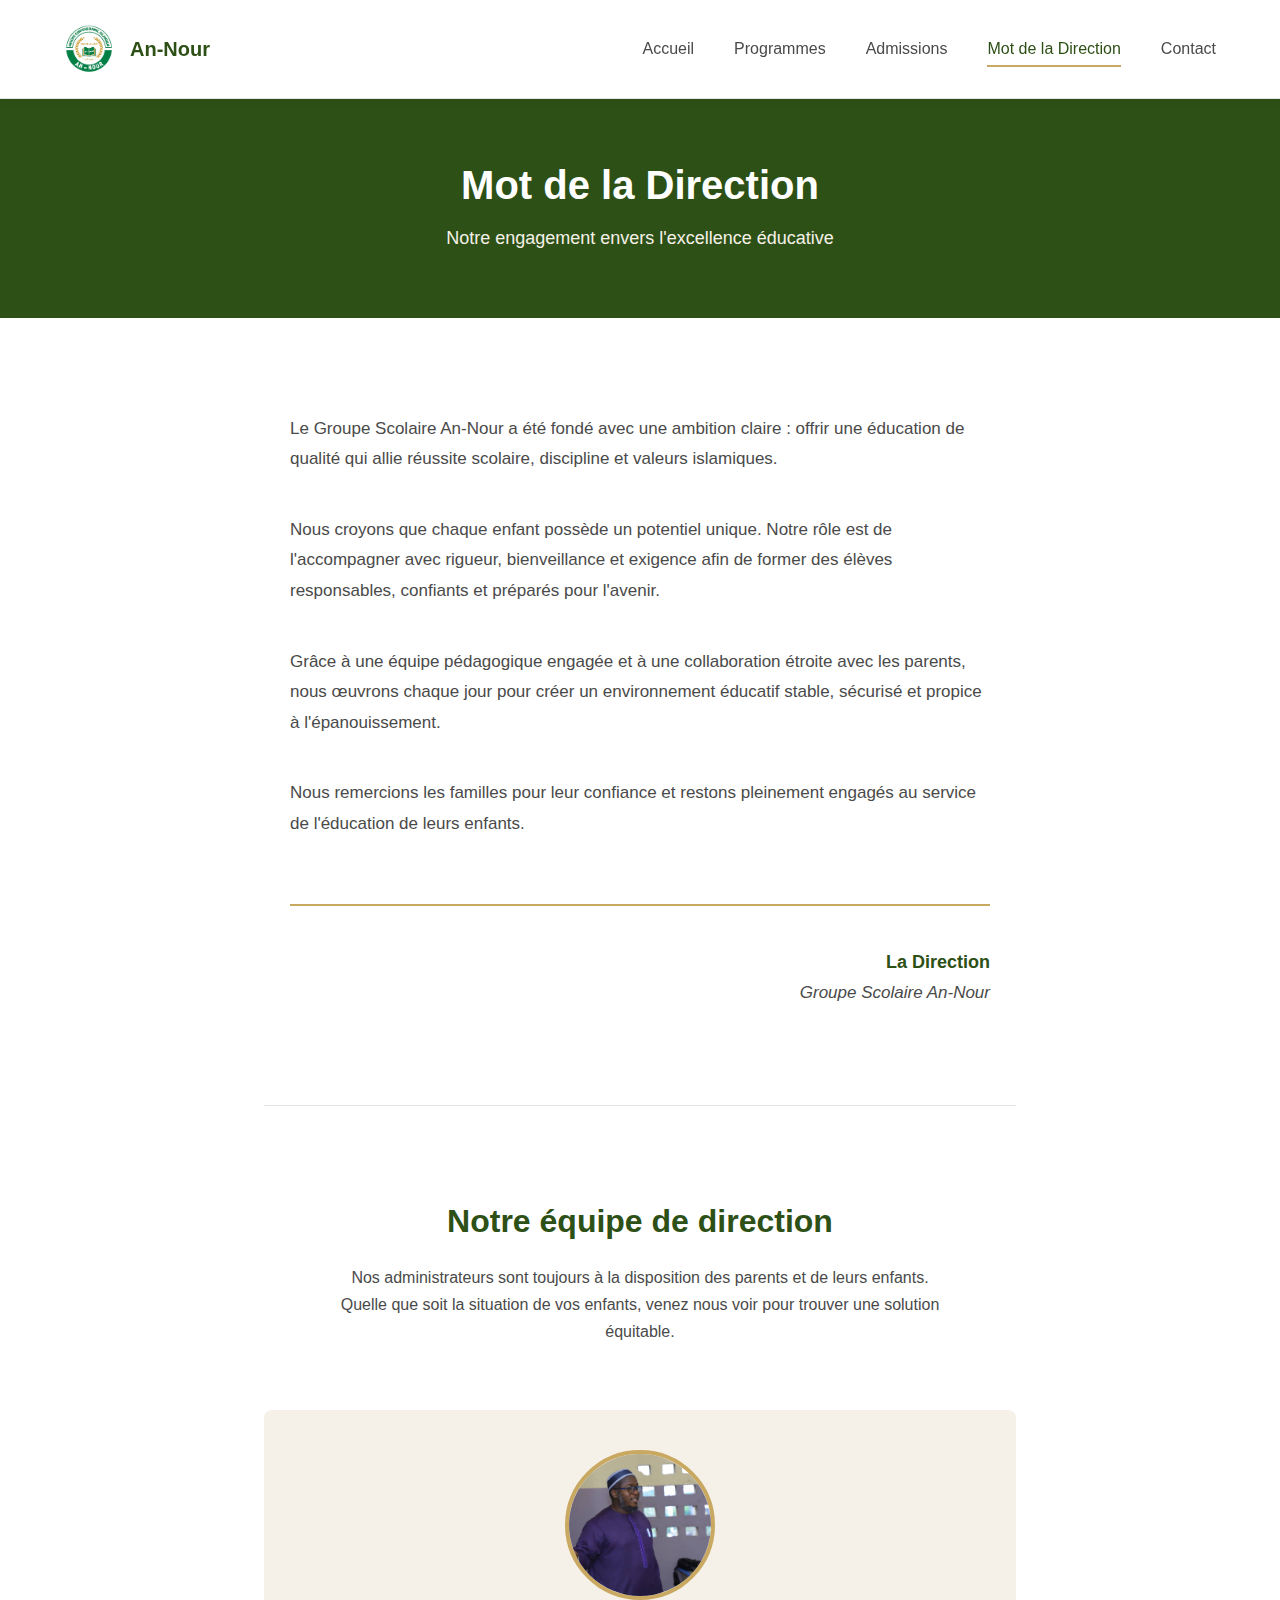
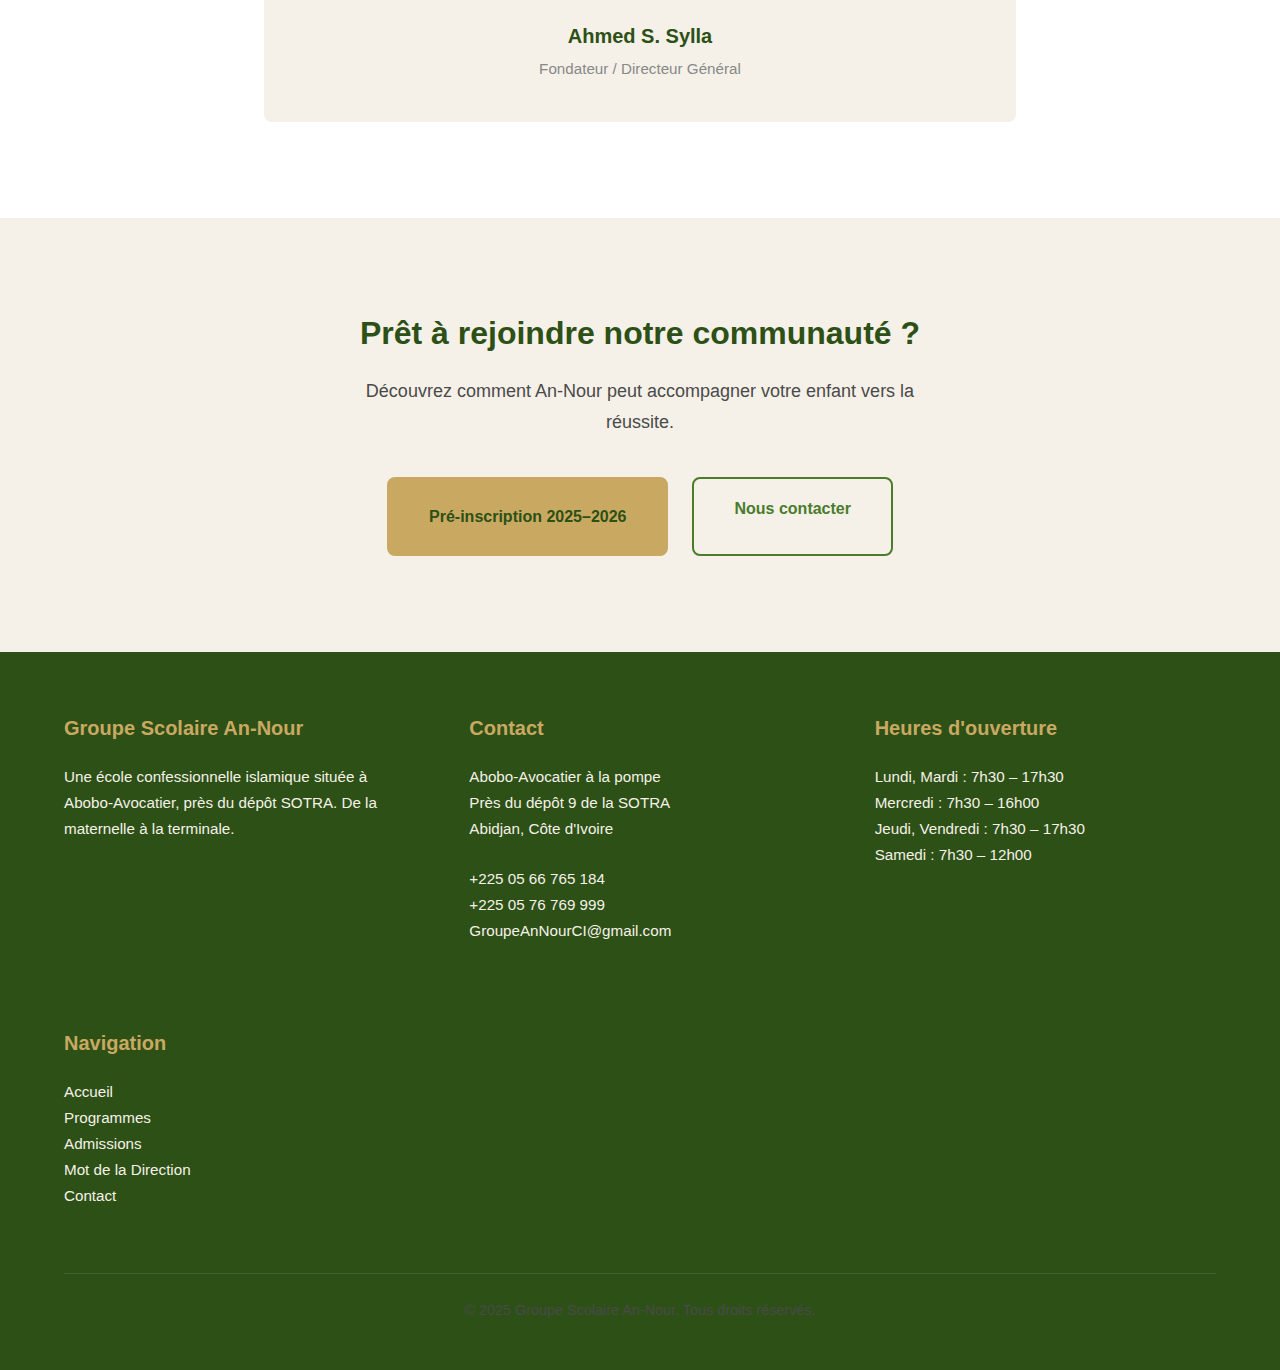
<file: direction.html>
<!DOCTYPE html>
<html lang="fr">
<head>
    <meta charset="UTF-8">
    <meta name="viewport" content="width=device-width, initial-scale=1.0">
    <meta name="description" content="Mot de la Direction du Groupe Scolaire An-Nour - Notre vision et engagement pour l'excellence éducative">
    <title>Mot de la Direction - Groupe Scolaire An-Nour</title>
    <link rel="stylesheet" href="styles.css">
</head>
<body>

<!-- HEADER -->
<header class="site-header">
    <div class="container">
        <div class="header-content">
            <a href="index.html" class="logo">
                <img src="images/logo.png" alt="Groupe Scolaire An-Nour Logo">
                <span class="logo-text">An-Nour</span>
            </a>

            <nav class="main-nav" id="mainNav">
                <ul>
                    <li><a href="index.html">Accueil</a></li>
                    <li><a href="programmes.html">Programmes</a></li>
                    <li><a href="admissions.html">Admissions</a></li>
                    <li><a href="direction.html" class="active">Mot de la Direction</a></li>
                    <li><a href="contact.html">Contact</a></li>
                </ul>
            </nav>

            <button class="mobile-menu-toggle" id="mobileMenuToggle" aria-label="Toggle menu">
                ☰
            </button>
        </div>
    </div>
</header>

<!-- PAGE HEADER -->
<section class="page-header">
    <div class="container">
        <h1>Mot de la Direction</h1>
        <p>Notre engagement envers l'excellence éducative</p>
    </div>
</section>

<!-- DIRECTION MESSAGE -->
<section class="section section-white">
    <div class="container-narrow">

        <div class="direction-message">
            <p>
                Le Groupe Scolaire An-Nour a été fondé avec une ambition claire : offrir une éducation de qualité qui allie réussite scolaire, discipline et valeurs islamiques.
            </p>

            <p>
                Nous croyons que chaque enfant possède un potentiel unique. Notre rôle est de l'accompagner avec rigueur, bienveillance et exigence afin de former des élèves responsables, confiants et préparés pour l'avenir.
            </p>

            <p>
                Grâce à une équipe pédagogique engagée et à une collaboration étroite avec les parents, nous œuvrons chaque jour pour créer un environnement éducatif stable, sécurisé et propice à l'épanouissement.
            </p>

            <p>
                Nous remercions les familles pour leur confiance et restons pleinement engagés au service de l'éducation de leurs enfants.
            </p>

            <div class="direction-signature">
                <p><strong>La Direction</strong><br>Groupe Scolaire An-Nour</p>
            </div>
        </div>

        <!-- LEADERSHIP TEAM -->
        <div class="leadership-section">
            <h2>Notre équipe de direction</h2>
            <p class="leadership-intro">
                Nos administrateurs sont toujours à la disposition des parents et de leurs enfants. Quelle que soit la situation de vos enfants, venez nous voir pour trouver une solution équitable.
            </p>

            <div class="leadership-grid">
                <div class="leader-card">
                    <div class="leader-image">
                        <img src="images/ahmed_sylla.jpg" alt="Ahmed S. Sylla">
                    </div>
                    <h3>Ahmed S. Sylla</h3>
                    <p class="leader-title">Fondateur / Directeur Général</p>
                </div>

<!--                <div class="leader-card">-->
<!--                    <div class="leader-image">-->
<!--                        <img src="images/teams/img-02.png" alt="Aboubakar M Sylla">-->
<!--                    </div>-->
<!--                    <h3>Aboubakar M Sylla</h3>-->
<!--                    <p class="leader-title">Directeur</p>-->
<!--                </div>-->

<!--                <div class="leader-card">-->
<!--                    <div class="leader-image">-->
<!--                        <img src="images/teams/img-03.png" alt="Ramah Sylla">-->
<!--                    </div>-->
<!--                    <h3>Ramah Sylla</h3>-->
<!--                    <p class="leader-title">Conseiller</p>-->
<!--                </div>-->
            </div>
        </div>

    </div>
</section>

<!-- CTA SECTION -->
<section class="section section-cream">
    <div class="container">
        <div class="direction-cta-wrapper">
            <h2>Prêt à rejoindre notre communauté ?</h2>
            <p>Découvrez comment An-Nour peut accompagner votre enfant vers la réussite.</p>
            <div class="direction-cta-buttons">
                <a href="admissions.html" class="btn btn-primary">Pré-inscription 2025–2026</a>
                <a href="contact.html" class="btn-outline">Nous contacter</a>
            </div>
        </div>
    </div>
</section>

<!-- FOOTER -->
<footer class="site-footer">
    <div class="container">
        <div class="footer-content">
            <div class="footer-section">
                <h3>Groupe Scolaire An-Nour</h3>
                <p>
                    Une école confessionnelle islamique située à Abobo-Avocatier, près du dépôt SOTRA. De la maternelle à la terminale.
                </p>
            </div>

            <div class="footer-section">
                <h3>Contact</h3>
                <p>
                    Abobo-Avocatier à la pompe<br>
                    Près du dépôt 9 de la SOTRA<br>
                    Abidjan, Côte d'Ivoire
                </p>
                <p>
                    <a href="tel:+22505667651894">+225 05 66 765 184</a><br>
                    <a href="tel:+22505767699999">+225 05 76 769 999</a><br>
                    <a href="mailto:GroupeAnNourCI@gmail.com">GroupeAnNourCI@gmail.com</a>
                </p>
            </div>

            <div class="footer-section">
                <h3>Heures d'ouverture</h3>
                <p>
                    Lundi, Mardi : 7h30 – 17h30<br>
                    Mercredi : 7h30 – 16h00<br>
                    Jeudi, Vendredi : 7h30 – 17h30<br>
                    Samedi : 7h30 – 12h00
                </p>
            </div>

            <div class="footer-section">
                <h3>Navigation</h3>
                <p>
                    <a href="index.html">Accueil</a><br>
                    <a href="programmes.html">Programmes</a><br>
                    <a href="admissions.html">Admissions</a><br>
                    <a href="direction.html">Mot de la Direction</a><br>
                    <a href="contact.html">Contact</a>
                </p>
            </div>
        </div>

        <div class="footer-bottom">
            <p>&copy; 2025 Groupe Scolaire An-Nour. Tous droits réservés.</p>
        </div>
    </div>
</footer>

<!-- SCRIPTS -->
<script>
    const mobileMenuToggle = document.getElementById('mobileMenuToggle');
    const mainNav = document.getElementById('mainNav');

    mobileMenuToggle.addEventListener('click', function() {
        mainNav.classList.toggle('mobile-open');
    });
</script>

</body>
</html>
</file>
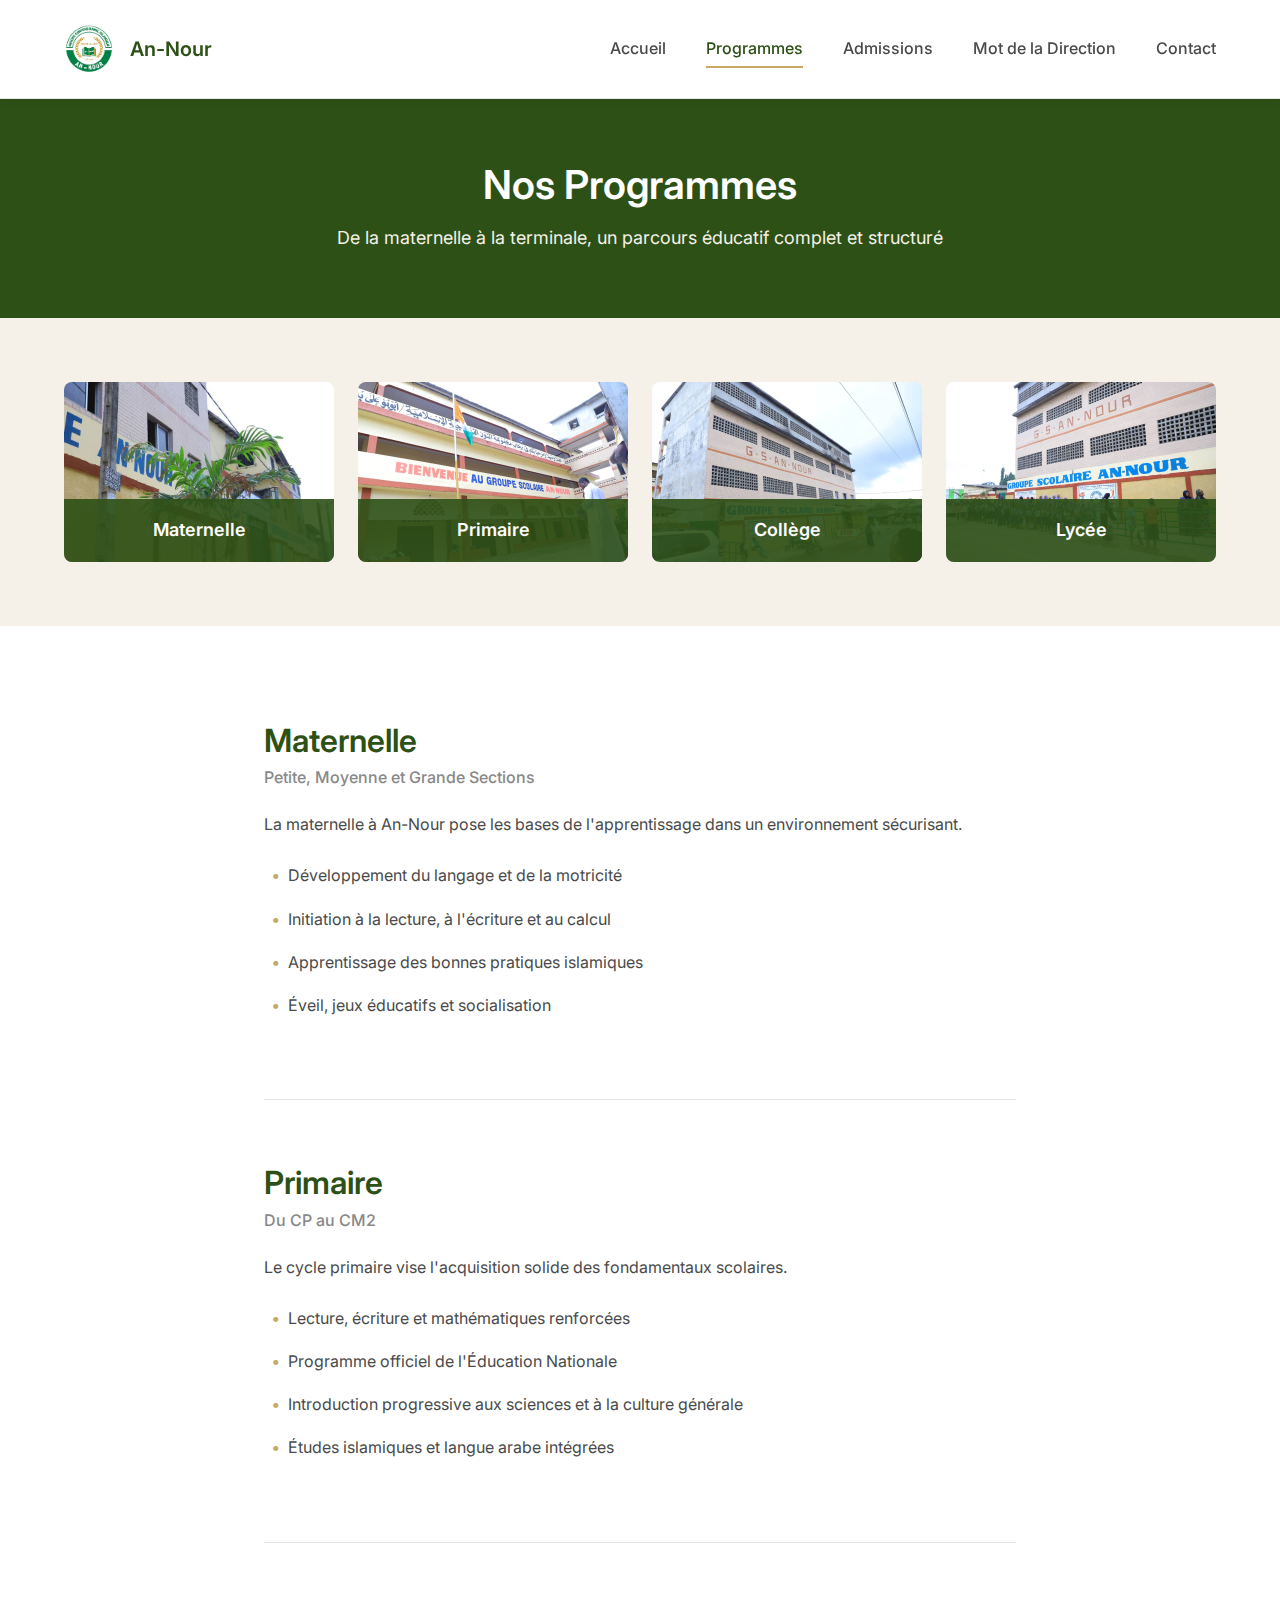
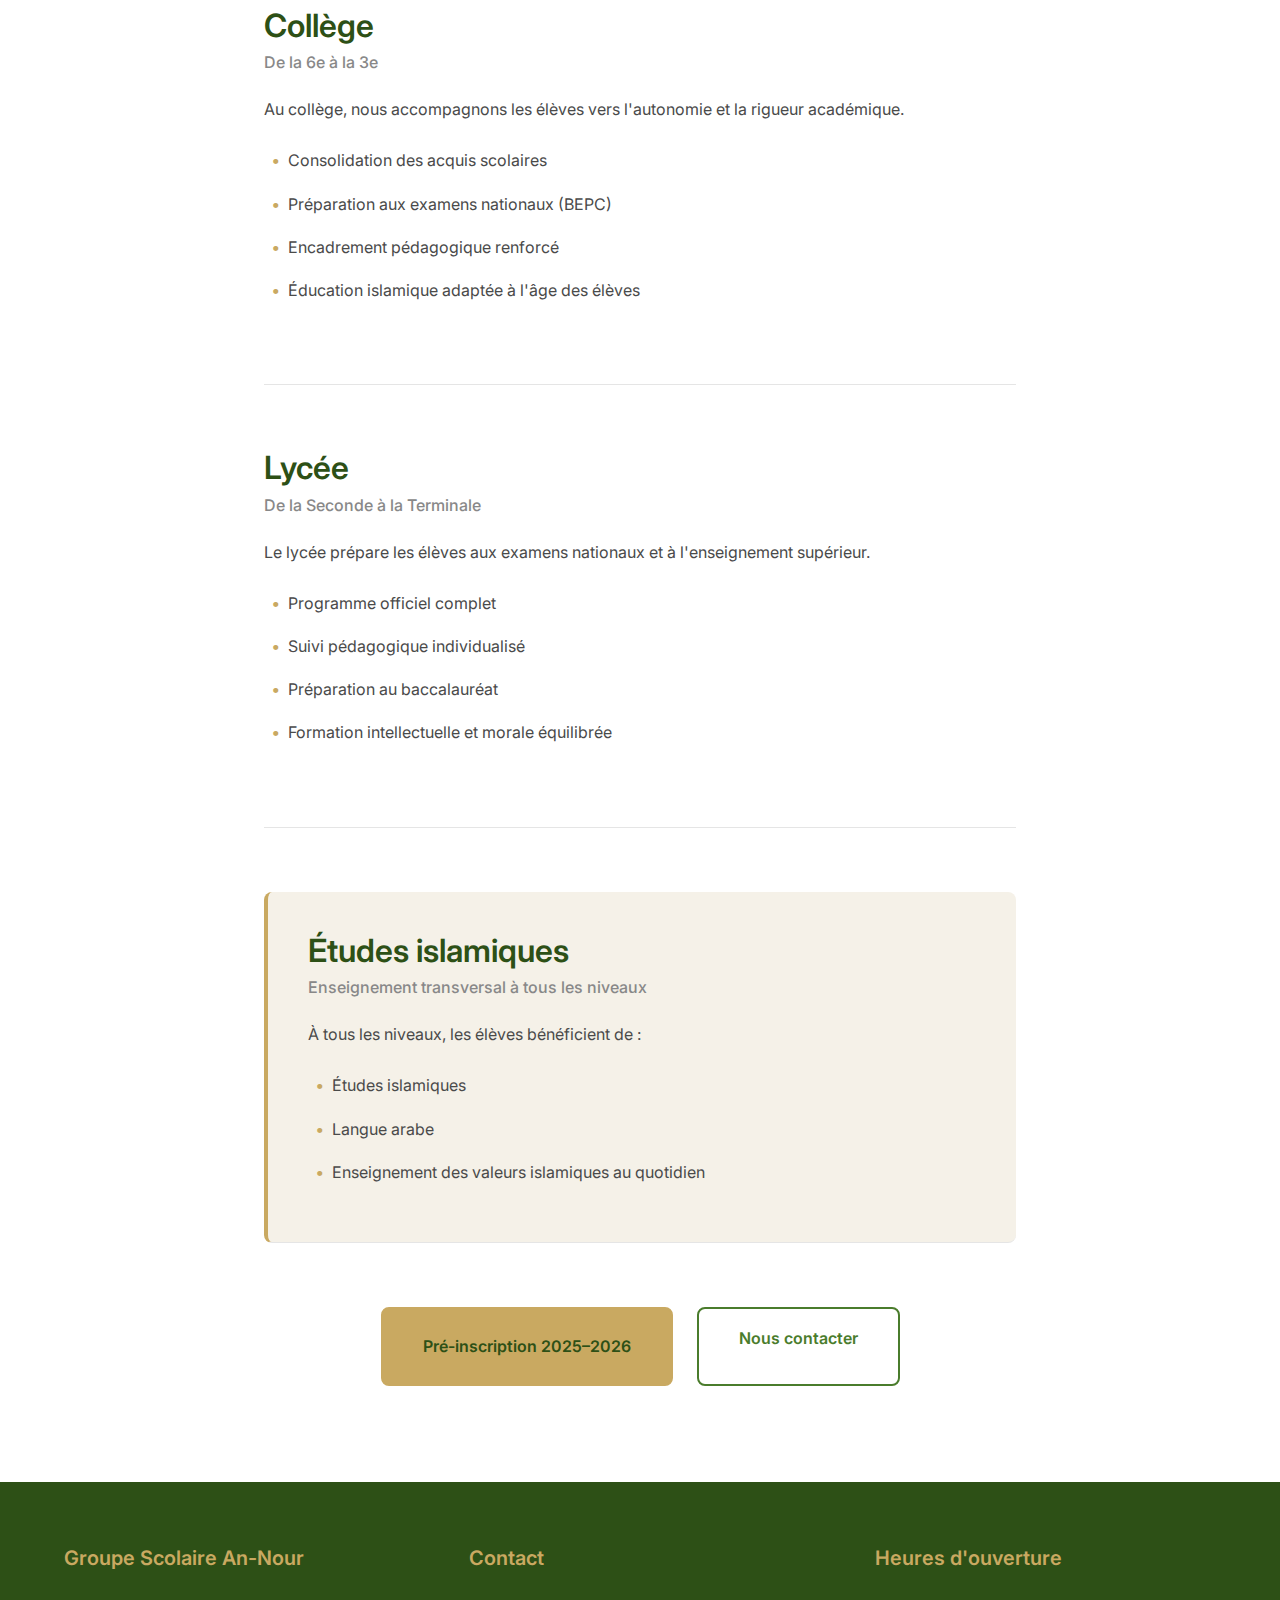
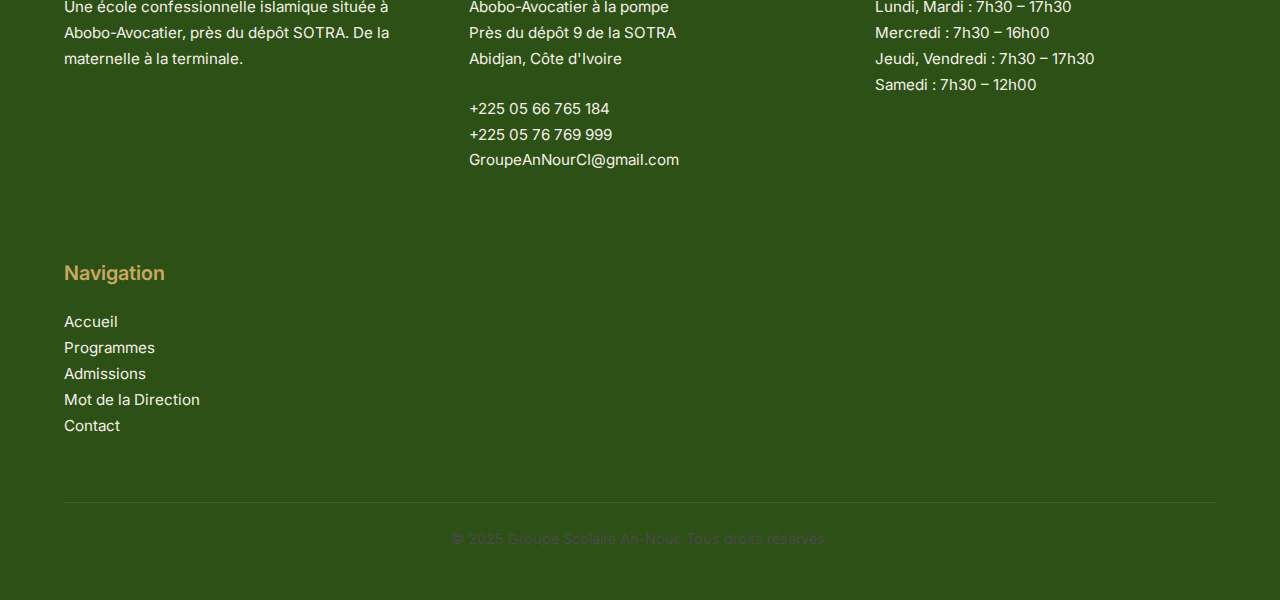
<file: programmes.html>
<!DOCTYPE html>
<html lang="fr">
<head>
    <meta charset="UTF-8">
    <meta name="viewport" content="width=device-width, initial-scale=1.0">
    <meta name="description" content="Découvrez nos programmes éducatifs de la maternelle à la terminale au Groupe Scolaire An-Nour.">
    <title>Nos Programmes - Groupe Scolaire An-Nour</title>
    <link rel="icon" type="image/png" sizes="32x32" href="images/Favicon_Converter/favicon-32x32.png">
    <link rel="icon" type="image/png" sizes="16x16" href="images/Favicon_Converter/favicon-16x16.png">
    <link rel="apple-touch-icon" sizes="180x180" href="images/Favicon_Converter/apple-touch-icon.png">
    <link rel="preconnect" href="https://fonts.googleapis.com">
    <link rel="preconnect" href="https://fonts.gstatic.com" crossorigin>
    <link href="https://fonts.googleapis.com/css2?family=Inter:wght@400;500;600;700&family=Lora:wght@400;600;700&display=swap" rel="stylesheet">
    <link rel="stylesheet" href="styles.css">
</head>
<body>

<!-- HEADER -->
<header class="site-header">
    <div class="container">
        <div class="header-content">
            <a href="index.html" class="logo">
                <img src="images/logo.png" alt="Groupe Scolaire An-Nour Logo">
                <span class="logo-text">An-Nour</span>
            </a>

            <nav class="main-nav" id="mainNav">
                <ul>
                    <li><a href="index.html">Accueil</a></li>
                    <li><a href="programmes.html" class="active">Programmes</a></li>
                    <li><a href="admissions.html">Admissions</a></li>
                    <li><a href="direction.html">Mot de la Direction</a></li>
                    <li><a href="contact.html">Contact</a></li>
                </ul>
            </nav>

            <button class="mobile-menu-toggle" id="mobileMenuToggle" aria-label="Toggle menu">
                ☰
            </button>
        </div>
    </div>
</header>

<!-- PAGE HEADER -->
<section class="page-header">
    <div class="container">
        <h1>Nos Programmes</h1>
        <p>De la maternelle à la terminale, un parcours éducatif complet et structuré</p>
    </div>
</section>

<!-- PROGRAMMES HERO IMAGE -->
<section class="program-visual-section">
    <div class="container">
        <div class="program-images-grid">
            <div class="program-visual">
                <img src="images/programs/maternelle.jpg" alt="Maternelle">
                <div class="program-visual-label">Maternelle</div>
            </div>
            <div class="program-visual">
                <img src="images/programs/primaire.jpg" alt="Primaire">
                <div class="program-visual-label">Primaire</div>
            </div>
            <div class="program-visual">
                <img src="images/programs/college.jpg" alt="Collège">
                <div class="program-visual-label">Collège</div>
            </div>
            <div class="program-visual">
                <img src="images/programs/lycee.jpg" alt="Lycée">
                <div class="program-visual-label">Lycée</div>
            </div>
        </div>
    </div>
</section>

<!-- PROGRAMMES CONTENT -->
<section class="section section-white">
    <div class="container-narrow">

        <!-- MATERNELLE -->
        <div class="program-block">
            <h2>Maternelle</h2>
            <h3>Petite, Moyenne et Grande Sections</h3>
            <p>La maternelle à An-Nour pose les bases de l'apprentissage dans un environnement sécurisant.</p>
            <ul>
                <li>Développement du langage et de la motricité</li>
                <li>Initiation à la lecture, à l'écriture et au calcul</li>
                <li>Apprentissage des bonnes pratiques islamiques</li>
                <li>Éveil, jeux éducatifs et socialisation</li>
            </ul>
        </div>

        <!-- PRIMAIRE -->
        <div class="program-block">
            <h2>Primaire</h2>
            <h3>Du CP au CM2</h3>
            <p>Le cycle primaire vise l'acquisition solide des fondamentaux scolaires.</p>
            <ul>
                <li>Lecture, écriture et mathématiques renforcées</li>
                <li>Programme officiel de l'Éducation Nationale</li>
                <li>Introduction progressive aux sciences et à la culture générale</li>
                <li>Études islamiques et langue arabe intégrées</li>
            </ul>
        </div>

        <!-- COLLÈGE -->
        <div class="program-block">
            <h2>Collège</h2>
            <h3>De la 6e à la 3e</h3>
            <p>Au collège, nous accompagnons les élèves vers l'autonomie et la rigueur académique.</p>
            <ul>
                <li>Consolidation des acquis scolaires</li>
                <li>Préparation aux examens nationaux (BEPC)</li>
                <li>Encadrement pédagogique renforcé</li>
                <li>Éducation islamique adaptée à l'âge des élèves</li>
            </ul>
        </div>

        <!-- LYCÉE -->
        <div class="program-block">
            <h2>Lycée</h2>
            <h3>De la Seconde à la Terminale</h3>
            <p>Le lycée prépare les élèves aux examens nationaux et à l'enseignement supérieur.</p>
            <ul>
                <li>Programme officiel complet</li>
                <li>Suivi pédagogique individualisé</li>
                <li>Préparation au baccalauréat</li>
                <li>Formation intellectuelle et morale équilibrée</li>
            </ul>
        </div>

        <!-- ÉTUDES ISLAMIQUES -->
        <div class="program-block program-highlight">
            <h2>Études islamiques</h2>
            <h3>Enseignement transversal à tous les niveaux</h3>
            <p>À tous les niveaux, les élèves bénéficient de :</p>
            <ul>
                <li>Études islamiques</li>
                <li>Langue arabe</li>
                <li>Enseignement des valeurs islamiques au quotidien</li>
            </ul>
        </div>

        <!-- CTA -->
        <div class="program-cta">
            <a href="admissions.html" class="btn btn-primary">Pré-inscription 2025–2026</a>
            <a href="contact.html" class="btn-outline">Nous contacter</a>
        </div>

    </div>
</section>

<!-- FOOTER -->
<footer class="site-footer">
    <div class="container">
        <div class="footer-content">
            <div class="footer-section">
                <h3>Groupe Scolaire An-Nour</h3>
                <p>
                    Une école confessionnelle islamique située à Abobo-Avocatier, près du dépôt SOTRA. De la maternelle à la terminale.
                </p>
            </div>

            <div class="footer-section">
                <h3>Contact</h3>
                <p>
                    Abobo-Avocatier à la pompe<br>
                    Près du dépôt 9 de la SOTRA<br>
                    Abidjan, Côte d'Ivoire
                </p>
                <p>
                    <a href="tel:+22505667651894">+225 05 66 765 184</a><br>
                    <a href="tel:+22505767699999">+225 05 76 769 999</a><br>
                    <a href="mailto:GroupeAnNourCI@gmail.com">GroupeAnNourCI@gmail.com</a>
                </p>
            </div>

            <div class="footer-section">
                <h3>Heures d'ouverture</h3>
                <p>
                    Lundi, Mardi : 7h30 – 17h30<br>
                    Mercredi : 7h30 – 16h00<br>
                    Jeudi, Vendredi : 7h30 – 17h30<br>
                    Samedi : 7h30 – 12h00
                </p>
            </div>

            <div class="footer-section">
                <h3>Navigation</h3>
                <p>
                    <a href="index.html">Accueil</a><br>
                    <a href="programmes.html">Programmes</a><br>
                    <a href="admissions.html">Admissions</a><br>
                    <a href="direction.html">Mot de la Direction</a><br>
                    <a href="contact.html">Contact</a>
                </p>
            </div>
        </div>

        <div class="footer-bottom">
            <p>&copy; 2025 Groupe Scolaire An-Nour. Tous droits réservés.</p>
        </div>
    </div>
</footer>

<!-- SCRIPTS -->
<script>
    const mobileMenuToggle = document.getElementById('mobileMenuToggle');
    const mainNav = document.getElementById('mainNav');

    mobileMenuToggle.addEventListener('click', function() {
        mainNav.classList.toggle('mobile-open');
    });
</script>

</body>
</html>
</file>
<file: styles.css>
/* ================================================
   GROUPE SCOLAIRE AN-NOUR - MAIN STYLESHEET
   ================================================ */

/* -------------------- CSS RESET -------------------- */
* {
    margin: 0;
    padding: 0;
    box-sizing: border-box;
}

/* -------------------- CSS VARIABLES -------------------- */
:root {
    /* Colors */
    --color-primary-green: #2D5016;
    --color-secondary-green: #4A7C2C;
    --color-accent-gold: #C9A961;
    --color-cream: #F5F1E8;
    --color-cream-dark: #E8E2D5;
    --color-white: #FFFFFF;
    --color-black: #1A1A1A;
    --color-gray-dark: #4A4A4A;
    --color-gray-mid: #888888;
    --color-gray-light: #E5E5E5;

    /* Typography */
    --font-heading: 'Inter', -apple-system, BlinkMacSystemFont, 'Segoe UI', sans-serif;
    --font-body: 'Lora', Georgia, 'Times New Roman', serif;

    /* Spacing */
    --space-xs: 0.5rem;
    --space-sm: 1rem;
    --space-md: 1.5rem;
    --space-lg: 2.5rem;
    --space-xl: 4rem;
    --space-xxl: 6rem;

    /* Layout */
    --max-width: 1200px;
    --max-width-text: 800px;
    --border-radius: 8px;
    --border-radius-sm: 4px;

    /* Transitions */
    --transition-fast: 0.2s ease;
    --transition-base: 0.3s ease;
}

/* ==================== BASE STYLES ==================== */

html {
    font-size: 16px;
    scroll-behavior: smooth;
}

body {
    font-family: var(--font-heading);
    color: var(--color-black);
    background-color: var(--color-white);
    line-height: 1.7;
    -webkit-font-smoothing: antialiased;
    -moz-osx-font-smoothing: grayscale;
}

/* -------------------- Typography -------------------- */

h1, h2, h3, h4, h5, h6 {
    font-family: var(--font-heading);
    font-weight: 600;
    line-height: 1.2;
    color: var(--color-primary-green);
    margin-bottom: var(--space-md);
}

h1 {
    font-size: 2.5rem;
    line-height: 1.1;
}

h2 {
    font-size: 2rem;
}

h3 {
    font-size: 1.5rem;
}

h4 {
    font-size: 1.25rem;
}

p {
    margin-bottom: var(--space-md);
    color: var(--color-gray-dark);
}

a {
    color: var(--color-secondary-green);
    text-decoration: none;
    transition: color var(--transition-fast);
}

a:hover {
    color: var(--color-accent-gold);
}

/* -------------------- Layout Utilities -------------------- */

.container {
    max-width: var(--max-width);
    margin: 0 auto;
    padding: 0 var(--space-md);
}

.container-narrow {
    max-width: var(--max-width-text);
    margin: 0 auto;
    padding: 0 var(--space-md);
}

.section {
    padding: var(--space-xxl) 0;
}

.section-cream {
    background-color: var(--color-cream);
}

.section-white {
    background-color: var(--color-white);
}

/* ==================== GLOBAL COMPONENTS ==================== */

/* -------------------- Header & Navigation -------------------- */

.site-header {
    background-color: var(--color-white);
    border-bottom: 1px solid var(--color-gray-light);
    position: sticky;
    top: 0;
    z-index: 1000;
    box-shadow: 0 2px 8px rgba(0, 0, 0, 0.05);
}

.header-content {
    display: flex;
    justify-content: space-between;
    align-items: center;
    padding: var(--space-md) 0;
}

.logo {
    display: flex;
    align-items: center;
    gap: var(--space-sm);
}

.logo img {
    height: 50px;
    width: auto;
}

.logo-text {
    font-family: var(--font-heading);
    font-size: 1.25rem;
    font-weight: 600;
    color: var(--color-primary-green);
}

.main-nav ul {
    display: flex;
    list-style: none;
    gap: var(--space-lg);
}

.main-nav a {
    font-weight: 500;
    color: var(--color-gray-dark);
    padding: var(--space-xs) 0;
    border-bottom: 2px solid transparent;
    transition: all var(--transition-fast);
}

.main-nav a:hover,
.main-nav a.active {
    color: var(--color-primary-green);
    border-bottom-color: var(--color-accent-gold);
}

.mobile-menu-toggle {
    display: none;
    background: none;
    border: none;
    font-size: 1.5rem;
    color: var(--color-primary-green);
    cursor: pointer;
}

/* -------------------- Buttons -------------------- */

.btn {
    display: inline-block;
    padding: var(--space-md) var(--space-lg);
    border-radius: var(--border-radius);
    font-weight: 600;
    text-align: center;
    cursor: pointer;
    transition: all var(--transition-base);
    border: 2px solid transparent;
    font-size: 1rem;
}

.btn-primary {
    background-color: var(--color-accent-gold);
    color: var(--color-primary-green);
    border-color: var(--color-accent-gold);
}

.btn-primary:hover {
    background-color: transparent;
    color: var(--color-accent-gold);
    border-color: var(--color-accent-gold);
}

.btn-secondary {
    background-color: transparent;
    color: var(--color-white);
    border-color: var(--color-white);
}

.btn-secondary:hover {
    background-color: var(--color-white);
    color: var(--color-primary-green);
}

.btn-outline {
    background-color: transparent;
    color: var(--color-secondary-green);
    border: 2px solid var(--color-secondary-green);
    padding: var(--space-sm) var(--space-lg);
    border-radius: var(--border-radius);
    font-weight: 600;
    transition: all var(--transition-base);
}

.btn-outline:hover {
    background-color: var(--color-secondary-green);
    color: var(--color-white);
}

/* -------------------- Footer -------------------- */

.site-footer {
    background-color: var(--color-primary-green);
    color: var(--color-cream);
    padding: var(--space-xl) 0 var(--space-md);
}

.footer-content {
    display: grid;
    grid-template-columns: repeat(auto-fit, minmax(250px, 1fr));
    gap: var(--space-xl);
    margin-bottom: var(--space-lg);
}

.footer-section h3 {
    color: var(--color-accent-gold);
    font-size: 1.25rem;
    margin-bottom: var(--space-md);
}

.footer-section p,
.footer-section a {
    color: var(--color-cream);
    font-size: 0.95rem;
}

.footer-section a:hover {
    color: var(--color-accent-gold);
}

.footer-bottom {
    text-align: center;
    padding-top: var(--space-md);
    border-top: 1px solid rgba(255, 255, 255, 0.1);
    color: var(--color-cream-dark);
    font-size: 0.9rem;
}

/* -------------------- Page Header (Shared) -------------------- */

.page-header {
    background-color: var(--color-primary-green);
    color: var(--color-white);
    padding: var(--space-xl) 0;
    text-align: center;
}

.page-header h1 {
    color: var(--color-white);
    margin-bottom: var(--space-sm);
}

.page-header p {
    color: var(--color-cream);
    font-size: 1.125rem;
    margin: 0;
}

/* ==================== PAGE: ACCUEIL (Homepage) ==================== */

/* -------------------- Hero Section -------------------- */

.hero {
    position: relative;
    color: var(--color-white);
    padding: var(--space-xxl) 0;
    text-align: center;
    min-height: 600px;
    display: flex;
    align-items: center;
}

.hero h1 {
    color: var(--color-white);
    font-size: 3rem;
    margin-bottom: var(--space-md);
}

.hero-subheading {
    font-size: 1.25rem;
    line-height: 1.5;
    color: var(--color-cream);
    max-width: 800px;
    margin: 0 auto var(--space-md);
}

.hero-supporting {
    font-size: 1rem;
    color: var(--color-cream-dark);
    max-width: 700px;
    margin: 0 auto var(--space-xl);
}

.hero-ctas {
    display: flex;
    gap: var(--space-md);
    justify-content: center;
    flex-wrap: wrap;
}

/* Hero Slideshow */

.hero-slideshow {
    position: absolute;
    top: 0;
    left: 0;
    width: 100%;
    height: 100%;
    z-index: 0;
    overflow: hidden;
}

.hero-slide {
    position: absolute;
    top: 0;
    left: 0;
    width: 100%;
    height: 100%;
    background-size: cover;
    background-position: center;
    opacity: 0;
    transition: opacity 1s ease-in-out;
}

.hero-slide.active {
    opacity: 1;
}

.hero-slide::before {
    content: '';
    position: absolute;
    top: 0;
    left: 0;
    width: 100%;
    height: 100%;
    background: linear-gradient(135deg, rgba(45, 80, 22, 0.85) 0%, rgba(74, 124, 44, 0.85) 100%);
}

.hero .container {
    position: relative;
    z-index: 1;
}

.slideshow-controls {
    position: absolute;
    bottom: 2rem;
    left: 50%;
    transform: translateX(-50%);
    z-index: 2;
    display: flex;
    gap: 0.75rem;
}

.slideshow-dot {
    width: 12px;
    height: 12px;
    border-radius: 50%;
    background-color: rgba(255, 255, 255, 0.5);
    border: 2px solid var(--color-white);
    cursor: pointer;
    transition: all var(--transition-fast);
}

.slideshow-dot.active {
    background-color: var(--color-accent-gold);
    border-color: var(--color-accent-gold);
}

.slideshow-dot:hover {
    background-color: rgba(255, 255, 255, 0.8);
}

/* -------------------- Trust Signals -------------------- */

.trust-signals {
    background-color: var(--color-cream);
    padding: var(--space-lg) 0;
}

.trust-grid {
    display: grid;
    grid-template-columns: repeat(auto-fit, minmax(250px, 1fr));
    gap: var(--space-lg);
}

.trust-item {
    text-align: center;
    padding: var(--space-md);
}

.trust-icon {
    font-size: 2rem;
    margin-bottom: var(--space-sm);
}

.trust-item strong {
    display: block;
    font-size: 1.125rem;
    color: var(--color-primary-green);
    font-weight: 600;
    margin-bottom: var(--space-xs);
}

.trust-item p {
    font-size: 0.95rem;
    color: var(--color-gray-dark);
    margin: 0;
}

/* -------------------- Why An-Nour Section -------------------- */

.why-section {
    padding: var(--space-xxl) 0;
}

.why-intro {
    text-align: center;
    max-width: 700px;
    margin: 0 auto var(--space-xl);
}

.why-intro h2 {
    margin-bottom: var(--space-md);
}

.why-intro p {
    font-size: 1.125rem;
    color: var(--color-gray-dark);
}

.pillars-grid {
    display: grid;
    grid-template-columns: repeat(2, 1fr);
    gap: var(--space-lg);
    margin-bottom: var(--space-xl);
}

.pillar {
    background-color: var(--color-cream);
    padding: var(--space-lg);
    border-radius: var(--border-radius);
    border-left: 4px solid var(--color-accent-gold);
    display: flex;
    flex-direction: column;
}

.pillar h3 {
    color: var(--color-primary-green);
    margin-bottom: var(--space-sm);
    font-size: 1.25rem;
}

.pillar h4 {
    font-family: var(--font-heading);
    font-size: 0.9rem;
    color: var(--color-gray-mid);
    font-weight: 500;
    margin-bottom: var(--space-md);
    line-height: 1.4;
}

.pillar p {
    font-size: 0.95rem;
    line-height: 1.7;
    margin-bottom: var(--space-sm);
    flex-grow: 1;
}

.pillar ul {
    list-style: none;
    padding-left: 0;
    margin-top: var(--space-sm);
}

.pillar li {
    padding-left: 1.5rem;
    position: relative;
    margin-bottom: var(--space-xs);
    color: var(--color-gray-dark);
    font-size: 0.95rem;
}

.pillar li::before {
    content: "•";
    color: var(--color-accent-gold);
    font-weight: bold;
    position: absolute;
    left: 0.5rem;
}

.bridge-cta {
    text-align: center;
    margin-top: var(--space-xl);
    display: flex;
    gap: var(--space-md);
    justify-content: center;
    flex-wrap: wrap;
}

/* -------------------- Photo Gallery -------------------- */

.gallery-header {
    text-align: center;
    margin-bottom: var(--space-xl);
}

.gallery-header h2 {
    color: var(--color-primary-green);
    margin-bottom: var(--space-sm);
}

.gallery-header p {
    color: var(--color-gray-mid);
    font-size: 1.0625rem;
    margin: 0;
}

.photo-gallery {
    display: grid;
    grid-template-columns: repeat(auto-fit, minmax(300px, 1fr));
    gap: var(--space-md);
}

.gallery-item {
    position: relative;
    overflow: hidden;
    border-radius: var(--border-radius);
    aspect-ratio: 4/3;
    cursor: pointer;
    transition: transform var(--transition-base);
}

.gallery-item:hover {
    transform: scale(1.02);
}

.gallery-item img {
    width: 100%;
    height: 100%;
    object-fit: cover;
    display: block;
}

.gallery-caption {
    position: absolute;
    bottom: 0;
    left: 0;
    right: 0;
    background: linear-gradient(to top, rgba(45, 80, 22, 0.9), transparent);
    color: var(--color-white);
    padding: var(--space-md);
    font-weight: 600;
    transform: translateY(100%);
    transition: transform var(--transition-base);
}

.gallery-item:hover .gallery-caption {
    transform: translateY(0);
}

/* ==================== PAGE: PROGRAMMES ==================== */

/* -------------------- Program Visuals -------------------- */

.program-visual-section {
    padding: var(--space-xl) 0;
    background-color: var(--color-cream);
}

.program-images-grid {
    display: grid;
    grid-template-columns: repeat(auto-fit, minmax(250px, 1fr));
    gap: var(--space-md);
}

.program-visual {
    position: relative;
    overflow: hidden;
    border-radius: var(--border-radius);
    aspect-ratio: 3/2;
}

.program-visual img {
    width: 100%;
    height: 100%;
    object-fit: cover;
    display: block;
    transition: transform var(--transition-base);
}

.program-visual:hover img {
    transform: scale(1.05);
}

.program-visual-label {
    position: absolute;
    bottom: 0;
    left: 0;
    right: 0;
    background-color: rgba(45, 80, 22, 0.9);
    color: var(--color-white);
    padding: var(--space-sm);
    text-align: center;
    font-weight: 600;
    font-size: 1.125rem;
}

/* -------------------- Program Content Blocks -------------------- */

.program-block {
    margin-bottom: var(--space-xl);
    padding-bottom: var(--space-xl);
    border-bottom: 1px solid var(--color-gray-light);
}

.program-block:last-of-type {
    border-bottom: none;
}

.program-block h2 {
    color: var(--color-primary-green);
    margin-bottom: var(--space-xs);
}

.program-block h3 {
    font-family: var(--font-heading);
    font-size: 1rem;
    color: var(--color-gray-mid);
    font-weight: 500;
    margin-bottom: var(--space-md);
}

.program-block ul {
    list-style: none;
    padding-left: 0;
    margin-top: var(--space-md);
}

.program-block li {
    padding-left: 1.5rem;
    position: relative;
    margin-bottom: var(--space-sm);
    color: var(--color-gray-dark);
    line-height: 1.7;
}

.program-block li::before {
    content: "•";
    color: var(--color-accent-gold);
    font-weight: bold;
    position: absolute;
    left: 0.5rem;
}

.program-highlight {
    background-color: var(--color-cream);
    padding: var(--space-lg);
    border-radius: var(--border-radius);
    border-left: 4px solid var(--color-accent-gold);
}

.program-cta {
    text-align: center;
    margin-top: var(--space-xl);
    display: flex;
    gap: var(--space-md);
    justify-content: center;
    flex-wrap: wrap;
}

/* ==================== PAGE: ADMISSIONS ==================== */

/* -------------------- Admissions Content -------------------- */

.admissions-intro {
    text-align: center;
    max-width: 700px;
    margin: 0 auto var(--space-xl);
}

.admissions-intro p {
    font-size: 1.125rem;
    line-height: 1.7;
}

.admission-section {
    margin-bottom: var(--space-xxl);
}

.admission-section h2 {
    color: var(--color-primary-green);
    margin-bottom: var(--space-sm);
}

.admission-section h3 {
    font-family: var(--font-heading);
    font-size: 1rem;
    color: var(--color-gray-mid);
    font-weight: 500;
    margin-bottom: var(--space-md);
}

.admission-list {
    list-style: none;
    padding-left: 0;
    margin-top: var(--space-md);
}

.admission-list li {
    padding-left: 1.5rem;
    position: relative;
    margin-bottom: var(--space-sm);
    color: var(--color-gray-dark);
    line-height: 1.7;
}

.admission-list li::before {
    content: "✓";
    color: var(--color-accent-gold);
    font-weight: bold;
    position: absolute;
    left: 0;
}

/* -------------------- Admission Steps -------------------- */

.steps-grid {
    display: grid;
    grid-template-columns: repeat(auto-fit, minmax(250px, 1fr));
    gap: var(--space-lg);
    margin-top: var(--space-lg);
}

.step-card {
    background-color: var(--color-cream);
    padding: var(--space-lg);
    border-radius: var(--border-radius);
    text-align: center;
    border-top: 4px solid var(--color-accent-gold);
}

.step-number {
    width: 50px;
    height: 50px;
    background-color: var(--color-secondary-green);
    color: var(--color-white);
    border-radius: 50%;
    display: flex;
    align-items: center;
    justify-content: center;
    font-size: 1.5rem;
    font-weight: 700;
    margin: 0 auto var(--space-md);
}

.step-card h4 {
    color: var(--color-primary-green);
    margin-bottom: var(--space-sm);
    font-size: 1.125rem;
}

.step-card p {
    font-size: 0.95rem;
    margin: 0;
}

.admission-note {
    background-color: var(--color-cream);
    padding: var(--space-md);
    border-radius: var(--border-radius);
    border-left: 4px solid var(--color-accent-gold);
    margin-top: var(--space-lg);
}

.admission-note strong {
    color: var(--color-primary-green);
}

.admission-cta {
    text-align: center;
    margin-top: var(--space-xl);
    display: flex;
    gap: var(--space-md);
    justify-content: center;
    flex-wrap: wrap;
}

/* -------------------- Tuition Pricing -------------------- */

.tuition-section {
    margin-top: var(--space-xxl);
}

.tuition-section h2 {
    color: var(--color-primary-green);
    text-align: center;
    margin-bottom: var(--space-sm);
}

.tuition-section h3 {
    font-family: var(--font-heading);
    font-size: 1rem;
    color: var(--color-gray-mid);
    font-weight: 500;
    text-align: center;
    margin-bottom: var(--space-lg);
}

.tuition-section > p {
    text-align: center;
    max-width: 600px;
    margin: 0 auto var(--space-xl);
}

.tuition-block {
    background-color: var(--color-white);
    padding: var(--space-lg);
    border-radius: var(--border-radius);
    margin-bottom: var(--space-lg);
}

.tuition-block h4 {
    color: var(--color-primary-green);
    margin-bottom: var(--space-md);
    font-size: 1.25rem;
    border-bottom: 2px solid var(--color-accent-gold);
    padding-bottom: var(--space-xs);
}

.tuition-grid {
    display: grid;
    grid-template-columns: repeat(auto-fill, minmax(180px, 1fr));
    gap: var(--space-sm);
}

.tuition-item {
    display: flex;
    flex-direction: column;
    gap: var(--space-xs);
    padding: var(--space-md);
    background-color: var(--color-cream);
    border-radius: var(--border-radius-sm);
    text-align: center;
}

.tuition-level {
    font-weight: 600;
    color: var(--color-gray-dark);
    font-size: 0.95rem;
}

.tuition-price {
    font-weight: 700;
    color: var(--color-secondary-green);
    font-size: 1.25rem;
}

.tuition-subsection {
    margin-bottom: var(--space-lg);
}

.tuition-category {
    font-weight: 600;
    color: var(--color-primary-green);
    margin-bottom: var(--space-sm);
    font-size: 1rem;
}

.tuition-footer {
    text-align: center;
    margin-top: var(--space-lg);
    padding-top: var(--space-lg);
    border-top: 1px solid var(--color-gray-light);
}

.tuition-footer p {
    font-size: 0.95rem;
    color: var(--color-gray-dark);
    margin: 0;
}

/* ==================== PAGE: DIRECTION ==================== */

/* -------------------- Direction Message -------------------- */

.direction-message {
    max-width: 700px;
    margin: 0 auto var(--space-xxl);
    font-size: 1.0625rem;
    line-height: 1.8;
}

.direction-message p {
    margin-bottom: var(--space-lg);
    color: var(--color-gray-dark);
}

.direction-signature {
    margin-top: var(--space-xl);
    padding-top: var(--space-lg);
    border-top: 2px solid var(--color-accent-gold);
    text-align: right;
}

.direction-signature p {
    margin: 0;
    font-style: italic;
    color: var(--color-gray-dark);
}

.direction-signature strong {
    color: var(--color-primary-green);
    font-style: normal;
    font-size: 1.125rem;
}

/* -------------------- Leadership Team -------------------- */

.leadership-section {
    margin-top: var(--space-xxl);
    padding-top: var(--space-xxl);
    border-top: 1px solid var(--color-gray-light);
}

.leadership-section h2 {
    text-align: center;
    color: var(--color-primary-green);
    margin-bottom: var(--space-md);
}

.leadership-intro {
    text-align: center;
    max-width: 600px;
    margin: 0 auto var(--space-xl);
    color: var(--color-gray-dark);
}

.leadership-grid {
    display: grid;
    grid-template-columns: repeat(auto-fit, minmax(250px, 1fr));
    gap: var(--space-xl);
    margin-top: var(--space-xl);
}

.leader-card {
    text-align: center;
    background-color: var(--color-cream);
    padding: var(--space-lg);
    border-radius: var(--border-radius);
    transition: transform var(--transition-base), box-shadow var(--transition-base);
}

.leader-card:hover {
    transform: translateY(-4px);
    box-shadow: 0 4px 12px rgba(0, 0, 0, 0.1);
}

.leader-image {
    width: 150px;
    height: 150px;
    margin: 0 auto var(--space-md);
    border-radius: 50%;
    overflow: hidden;
    border: 4px solid var(--color-accent-gold);
}

.leader-image img {
    width: 100%;
    height: 100%;
    object-fit: cover;
}

.leader-card h3 {
    color: var(--color-primary-green);
    margin-bottom: var(--space-xs);
    font-size: 1.25rem;
}

.leader-title {
    color: var(--color-gray-mid);
    font-weight: 500;
    font-size: 0.95rem;
    margin: 0;
}

/* -------------------- School Image -------------------- */

.school-image-wrapper {
    max-width: 900px;
    margin: 0 auto;
    border-radius: var(--border-radius);
    overflow: hidden;
    box-shadow: 0 4px 16px rgba(0, 0, 0, 0.1);
}

.school-hero-image {
    width: 100%;
    height: auto;
    display: block;
}

/* -------------------- Direction CTA -------------------- */

.direction-cta-wrapper {
    text-align: center;
    max-width: 600px;
    margin: 0 auto;
}

.direction-cta-wrapper h2 {
    color: var(--color-primary-green);
    margin-bottom: var(--space-md);
}

.direction-cta-wrapper p {
    font-size: 1.125rem;
    color: var(--color-gray-dark);
    margin-bottom: var(--space-lg);
}

.direction-cta-buttons {
    display: flex;
    gap: var(--space-md);
    justify-content: center;
    flex-wrap: wrap;
}

/* ==================== PAGE: CONTACT ==================== */

/* -------------------- Contact Info Cards -------------------- */

.contact-info-grid {
    display: grid;
    grid-template-columns: repeat(auto-fit, minmax(250px, 1fr));
    gap: var(--space-lg);
}

.contact-info-card {
    background-color: var(--color-white);
    padding: var(--space-lg);
    border-radius: var(--border-radius);
    text-align: center;
    box-shadow: 0 2px 8px rgba(0, 0, 0, 0.05);
}

.contact-icon {
    font-size: 2.5rem;
    margin-bottom: var(--space-md);
}

.contact-info-card h3 {
    color: var(--color-primary-green);
    margin-bottom: var(--space-md);
    font-size: 1.25rem;
}

.contact-info-card p {
    margin-bottom: var(--space-sm);
    line-height: 1.8;
}

.contact-info-card a {
    color: var(--color-secondary-green);
    transition: color var(--transition-fast);
}

.contact-info-card a:hover {
    color: var(--color-accent-gold);
}

.link-arrow {
    display: inline-block;
    margin-top: var(--space-sm);
    font-weight: 600;
    color: var(--color-secondary-green);
}

/* -------------------- Contact Form -------------------- */

.form-intro {
    text-align: center;
    max-width: 600px;
    margin: 0 auto var(--space-xl);
}

.form-intro h2 {
    margin-bottom: var(--space-md);
}

.contact-form {
    background-color: var(--color-cream);
    padding: var(--space-xl);
    border-radius: var(--border-radius);
    max-width: 700px;
    margin: 0 auto;
}

.form-row {
    display: grid;
    grid-template-columns: 1fr 1fr;
    gap: var(--space-md);
    margin-bottom: var(--space-md);
}

.form-group {
    display: flex;
    flex-direction: column;
}

.form-group label {
    font-weight: 600;
    color: var(--color-primary-green);
    margin-bottom: var(--space-xs);
    font-size: 0.95rem;
}

.form-group input,
.form-group select,
.form-group textarea {
    padding: var(--space-sm);
    border: 1px solid var(--color-gray-light);
    border-radius: var(--border-radius-sm);
    font-family: var(--font-heading);
    font-size: 1rem;
    background-color: var(--color-white);
    transition: border-color var(--transition-fast);
}

.form-group input:focus,
.form-group select:focus,
.form-group textarea:focus {
    outline: none;
    border-color: var(--color-secondary-green);
}

.form-group textarea {
    resize: vertical;
    min-height: 120px;
}

.form-actions {
    display: flex;
    gap: var(--space-md);
    margin-top: var(--space-lg);
}

.form-notice {
    margin-top: var(--space-md);
    padding: var(--space-md);
    border-radius: var(--border-radius-sm);
    text-align: center;
    font-weight: 600;
    display: none;
}

.form-notice.success {
    display: block;
    background-color: #d4edda;
    color: #155724;
    border: 1px solid #c3e6cb;
}

.form-notice.error {
    display: block;
    background-color: #f8d7da;
    color: #721c24;
    border: 1px solid #f5c6cb;
}

/* -------------------- Map Container -------------------- */

.map-container {
    max-width: 1000px;
    margin: 0 auto;
}

/* ==================== RESPONSIVE STYLES ==================== */

@media (max-width: 768px) {
    /* Global spacing adjustments */
    :root {
        --space-xxl: 3rem;
        --space-xl: 2.5rem;
        --space-lg: 1.5rem;
    }

    /* Typography */
    h1 {
        font-size: 2rem;
    }

    h2 {
        font-size: 1.75rem;
    }

    .hero h1 {
        font-size: 2.25rem;
    }

    .hero-subheading {
        font-size: 1.125rem;
    }

    /* Navigation */
    .main-nav {
        display: none;
    }

    .mobile-menu-toggle {
        display: block;
    }

    .main-nav.mobile-open {
        display: block;
        position: absolute;
        top: 100%;
        left: 0;
        right: 0;
        background-color: var(--color-white);
        border-top: 1px solid var(--color-gray-light);
        box-shadow: 0 4px 8px rgba(0, 0, 0, 0.1);
    }

    .main-nav.mobile-open ul {
        flex-direction: column;
        gap: 0;
    }

    .main-nav.mobile-open li {
        border-bottom: 1px solid var(--color-gray-light);
    }

    .main-nav.mobile-open a {
        display: block;
        padding: var(--space-md);
    }

    /* Buttons */
    .btn {
        width: 100%;
    }

    .hero-ctas {
        flex-direction: column;
    }

    /* Homepage */
    .pillars-grid {
        grid-template-columns: 1fr;
    }

    .photo-gallery {
        grid-template-columns: repeat(auto-fit, minmax(250px, 1fr));
    }

    .gallery-caption {
        transform: translateY(0);
    }

    /* Programmes */
    .program-images-grid {
        grid-template-columns: 1fr;
    }

    /* Admissions */
    .steps-grid {
        grid-template-columns: 1fr;
    }

    .tuition-grid {
        grid-template-columns: 1fr;
    }

    .admission-cta {
        flex-direction: column;
    }

    /* Direction */
    .leadership-grid {
        grid-template-columns: 1fr;
    }

    .direction-cta-buttons {
        flex-direction: column;
    }

    .direction-signature {
        text-align: center;
    }

    /* Contact */
    .form-row {
        grid-template-columns: 1fr;
    }

    .form-actions {
        flex-direction: column;
    }

    .contact-form {
        padding: var(--space-lg);
    }

    .contact-info-grid {
        grid-template-columns: 1fr;
    }
}

@media (max-width: 480px) {
    h1 {
        font-size: 1.75rem;
    }

    .hero h1 {
        font-size: 2rem;
    }

    .container {
        padding: 0 var(--space-sm);
    }
}
</file>
